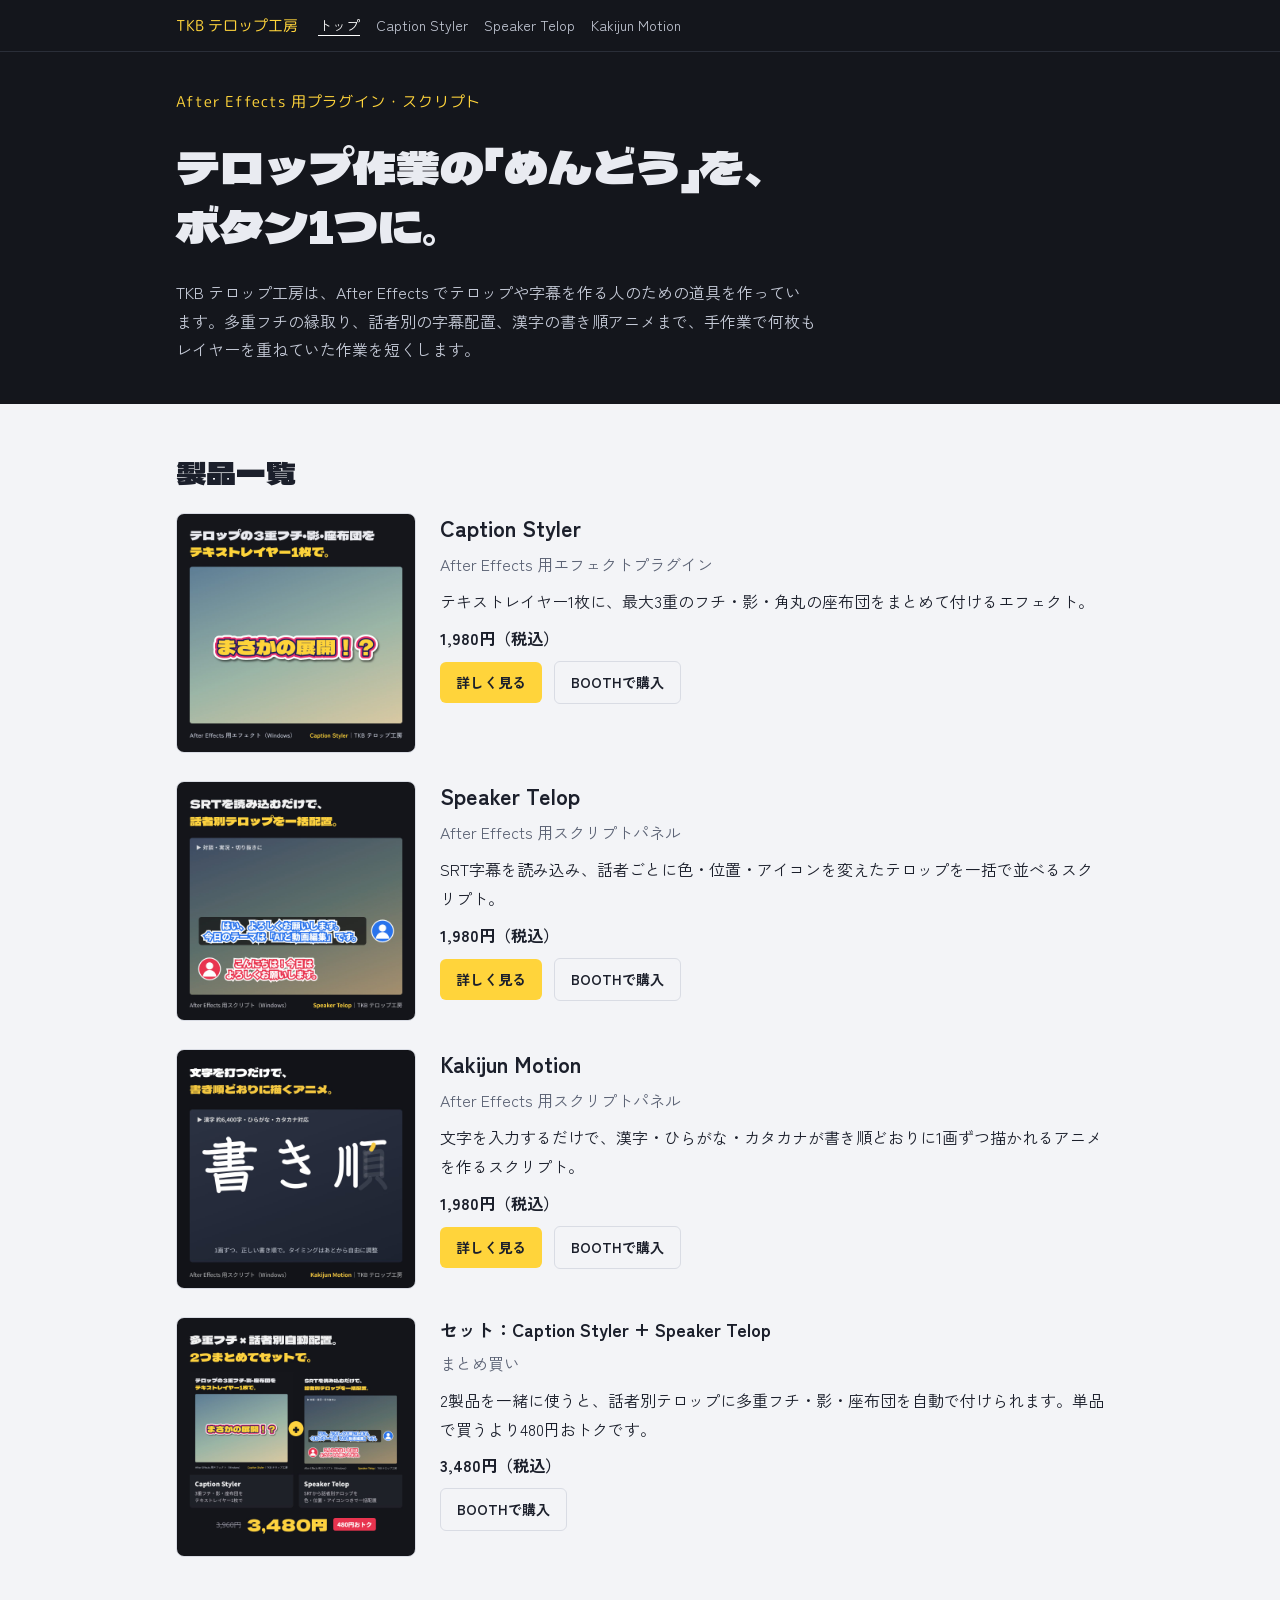
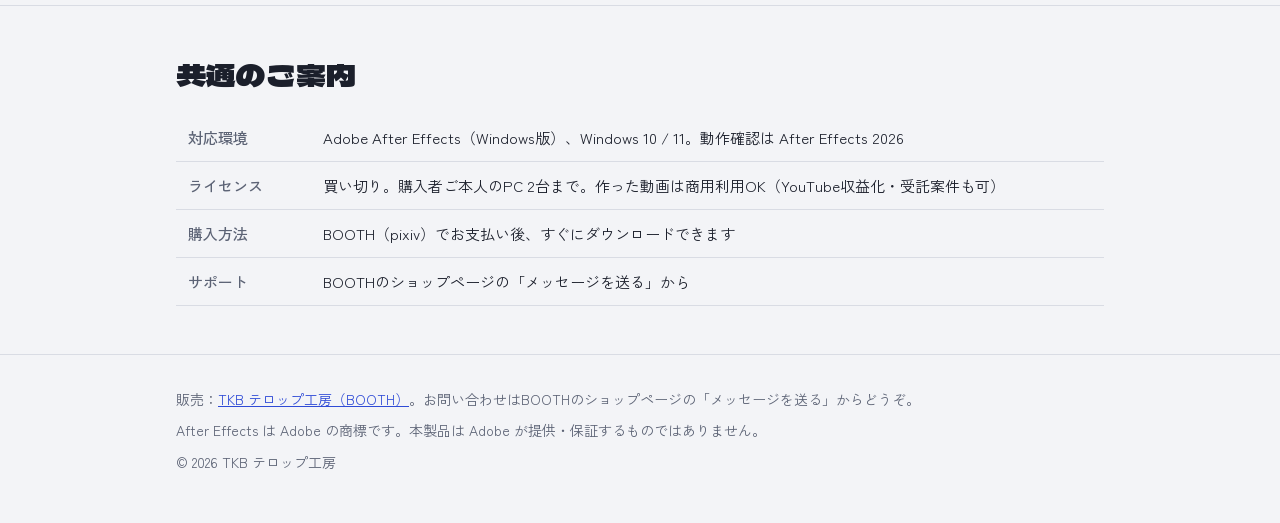
<file: index.html>
<!doctype html>
<html lang="ja">
<head>
<meta charset="utf-8">
<meta name="viewport" content="width=device-width, initial-scale=1, viewport-fit=cover">
<title>TKB テロップ工房｜After Effects テロップ・字幕・書き順アニメのプラグインとスクリプト</title>
<meta name="description" content="After Effects 用のテロップ制作ツールを販売しています。3重フチ・影・座布団を1枚で付ける Caption Styler、SRT字幕を話者別に一括配置する Speaker Telop、漢字の書き順アニメを自動で作る Kakijun Motion。Windows版。">
<meta name="keywords" content="After Effects,AE,テロップ,字幕,縁取り,書き順,プラグイン,スクリプト,YouTube,動画編集">
<link rel="canonical" href="https://tkobayashibewitch-bit.github.io/">
<meta property="og:type" content="website">
<meta property="og:site_name" content="TKB テロップ工房">
<meta property="og:title" content="TKB テロップ工房｜After Effects テロップ・字幕・書き順アニメのプラグインとスクリプト">
<meta property="og:description" content="After Effects 用のテロップ制作ツールを販売しています。3重フチ・影・座布団を1枚で付ける Caption Styler、SRT字幕を話者別に一括配置する Speaker Telop、漢字の書き順アニメを自動で作る Kakijun Motion。Windows版。">
<meta property="og:url" content="https://tkobayashibewitch-bit.github.io/">
<meta property="og:image" content="https://tkobayashibewitch-bit.github.io/assets/ogp.png">
<meta property="og:locale" content="ja_JP">
<meta name="twitter:card" content="summary_large_image">
<link rel="preconnect" href="https://fonts.googleapis.com">
<link rel="preconnect" href="https://fonts.gstatic.com" crossorigin>
<link rel="stylesheet" href="https://fonts.googleapis.com/css2?family=Dela+Gothic+One&family=Zen+Kaku+Gothic+New:wght@400;500;700&family=M+PLUS+Rounded+1c:wght@800&display=swap">
<link rel="stylesheet" href="/assets/style.css">
<link rel="icon" href="/assets/favicon.svg" type="image/svg+xml">
<script type="application/ld+json">
{
 "@context": "https://schema.org",
 "@type": "WebSite",
 "name": "TKB テロップ工房",
 "url": "https://tkobayashibewitch-bit.github.io/",
 "inLanguage": "ja"
}
</script>
<script type="application/ld+json">
{
 "@context": "https://schema.org",
 "@type": "Organization",
 "name": "TKB テロップ工房",
 "url": "https://tkobayashibewitch-bit.github.io/",
 "sameAs": [
  "https://tkbtelop.booth.pm/"
 ]
}
</script>
<script type="application/ld+json">
{
 "@context": "https://schema.org",
 "@type": "ItemList",
 "itemListElement": [
  {
   "@type": "ListItem",
   "position": 1,
   "url": "https://tkobayashibewitch-bit.github.io/caption-styler/",
   "name": "Caption Styler"
  },
  {
   "@type": "ListItem",
   "position": 2,
   "url": "https://tkobayashibewitch-bit.github.io/speaker-telop/",
   "name": "Speaker Telop"
  },
  {
   "@type": "ListItem",
   "position": 3,
   "url": "https://tkobayashibewitch-bit.github.io/kakijun-motion/",
   "name": "Kakijun Motion"
  }
 ]
}
</script>
</head>
<body>
<nav class="topnav"><div class="wrap"><a class="logo" href="/">TKB テロップ工房</a><div class="links"><a href="/" aria-current="page">トップ</a><a href="/caption-styler/">Caption Styler</a><a href="/speaker-telop/">Speaker Telop</a><a href="/kakijun-motion/">Kakijun Motion</a></div></div></nav>
<header class="hero"><div class="wrap">
<p class="brand">After Effects 用プラグイン・スクリプト</p>
<h1>テロップ作業の「めんどう」を、<br>ボタン1つに。</h1>
<p class="lead">TKB テロップ工房は、After Effects でテロップや字幕を作る人のための道具を作っています。多重フチの縁取り、話者別の字幕配置、漢字の書き順アニメまで、手作業で何枚もレイヤーを重ねていた作業を短くします。</p>
</div></header>
<main><section><div class="wrap"><h2>製品一覧</h2><div class="plist"><article class="pitem"><a href="/caption-styler/"><img src="/caption-styler/img/01.jpg" alt="Caption Styler の見本" width="1200" height="1200" loading="lazy"></a><div><h3><a href="/caption-styler/">Caption Styler</a></h3><p class="muted">After Effects 用エフェクトプラグイン</p><p>テキストレイヤー1枚に、最大3重のフチ・影・角丸の座布団をまとめて付けるエフェクト。</p><p class="price">1,980円（税込）</p><div class="cta-row"><a class="btn small" href="/caption-styler/">詳しく見る</a><a class="btn small alt" href="https://tkbtelop.booth.pm/items/9182394" rel="noopener">BOOTHで購入</a></div></div></article><article class="pitem"><a href="/speaker-telop/"><img src="/speaker-telop/img/01.jpg" alt="Speaker Telop の見本" width="1200" height="1200" loading="lazy"></a><div><h3><a href="/speaker-telop/">Speaker Telop</a></h3><p class="muted">After Effects 用スクリプトパネル</p><p>SRT字幕を読み込み、話者ごとに色・位置・アイコンを変えたテロップを一括で並べるスクリプト。</p><p class="price">1,980円（税込）</p><div class="cta-row"><a class="btn small" href="/speaker-telop/">詳しく見る</a><a class="btn small alt" href="https://tkbtelop.booth.pm/items/9182695" rel="noopener">BOOTHで購入</a></div></div></article><article class="pitem"><a href="/kakijun-motion/"><img src="/kakijun-motion/img/01.jpg" alt="Kakijun Motion の見本" width="1200" height="1200" loading="lazy"></a><div><h3><a href="/kakijun-motion/">Kakijun Motion</a></h3><p class="muted">After Effects 用スクリプトパネル</p><p>文字を入力するだけで、漢字・ひらがな・カタカナが書き順どおりに1画ずつ描かれるアニメを作るスクリプト。</p><p class="price">1,980円（税込）</p><div class="cta-row"><a class="btn small" href="/kakijun-motion/">詳しく見る</a><a class="btn small alt" href="https://tkbtelop.booth.pm/items/9183069" rel="noopener">BOOTHで購入</a></div></div></article><article class="pitem"><a href="https://tkbtelop.booth.pm/items/9182700" rel="noopener"><img src="/assets/set.jpg" alt="Caption Styler と Speaker Telop のセット" loading="lazy"></a><div><h3>セット：Caption Styler + Speaker Telop</h3><p class="muted">まとめ買い</p><p>2製品を一緒に使うと、話者別テロップに多重フチ・影・座布団を自動で付けられます。単品で買うより480円おトクです。</p><p class="price">3,480円（税込）</p><div class="cta-row"><a class="btn small alt" href="https://tkbtelop.booth.pm/items/9182700" rel="noopener">BOOTHで購入</a></div></div></article></div></div></section>
<section><div class="wrap"><h2>共通のご案内</h2><div class="tbl"><table>
<tr><th>対応環境</th><td>Adobe After Effects（Windows版）、Windows 10 / 11。動作確認は After Effects 2026</td></tr>
<tr><th>ライセンス</th><td>買い切り。購入者ご本人のPC 2台まで。作った動画は商用利用OK（YouTube収益化・受託案件も可）</td></tr>
<tr><th>購入方法</th><td>BOOTH（pixiv）でお支払い後、すぐにダウンロードできます</td></tr>
<tr><th>サポート</th><td>BOOTHのショップページの「メッセージを送る」から</td></tr>
</table></div></div></section></main>
<footer><div class="wrap">
<p>販売：<a href="https://tkbtelop.booth.pm/" rel="noopener">TKB テロップ工房（BOOTH）</a>。お問い合わせはBOOTHのショップページの「メッセージを送る」からどうぞ。</p>
<p>After Effects は Adobe の商標です。本製品は Adobe が提供・保証するものではありません。</p>
<p>© 2026 TKB テロップ工房</p>
</div></footer>
</body>
</html>
</file>
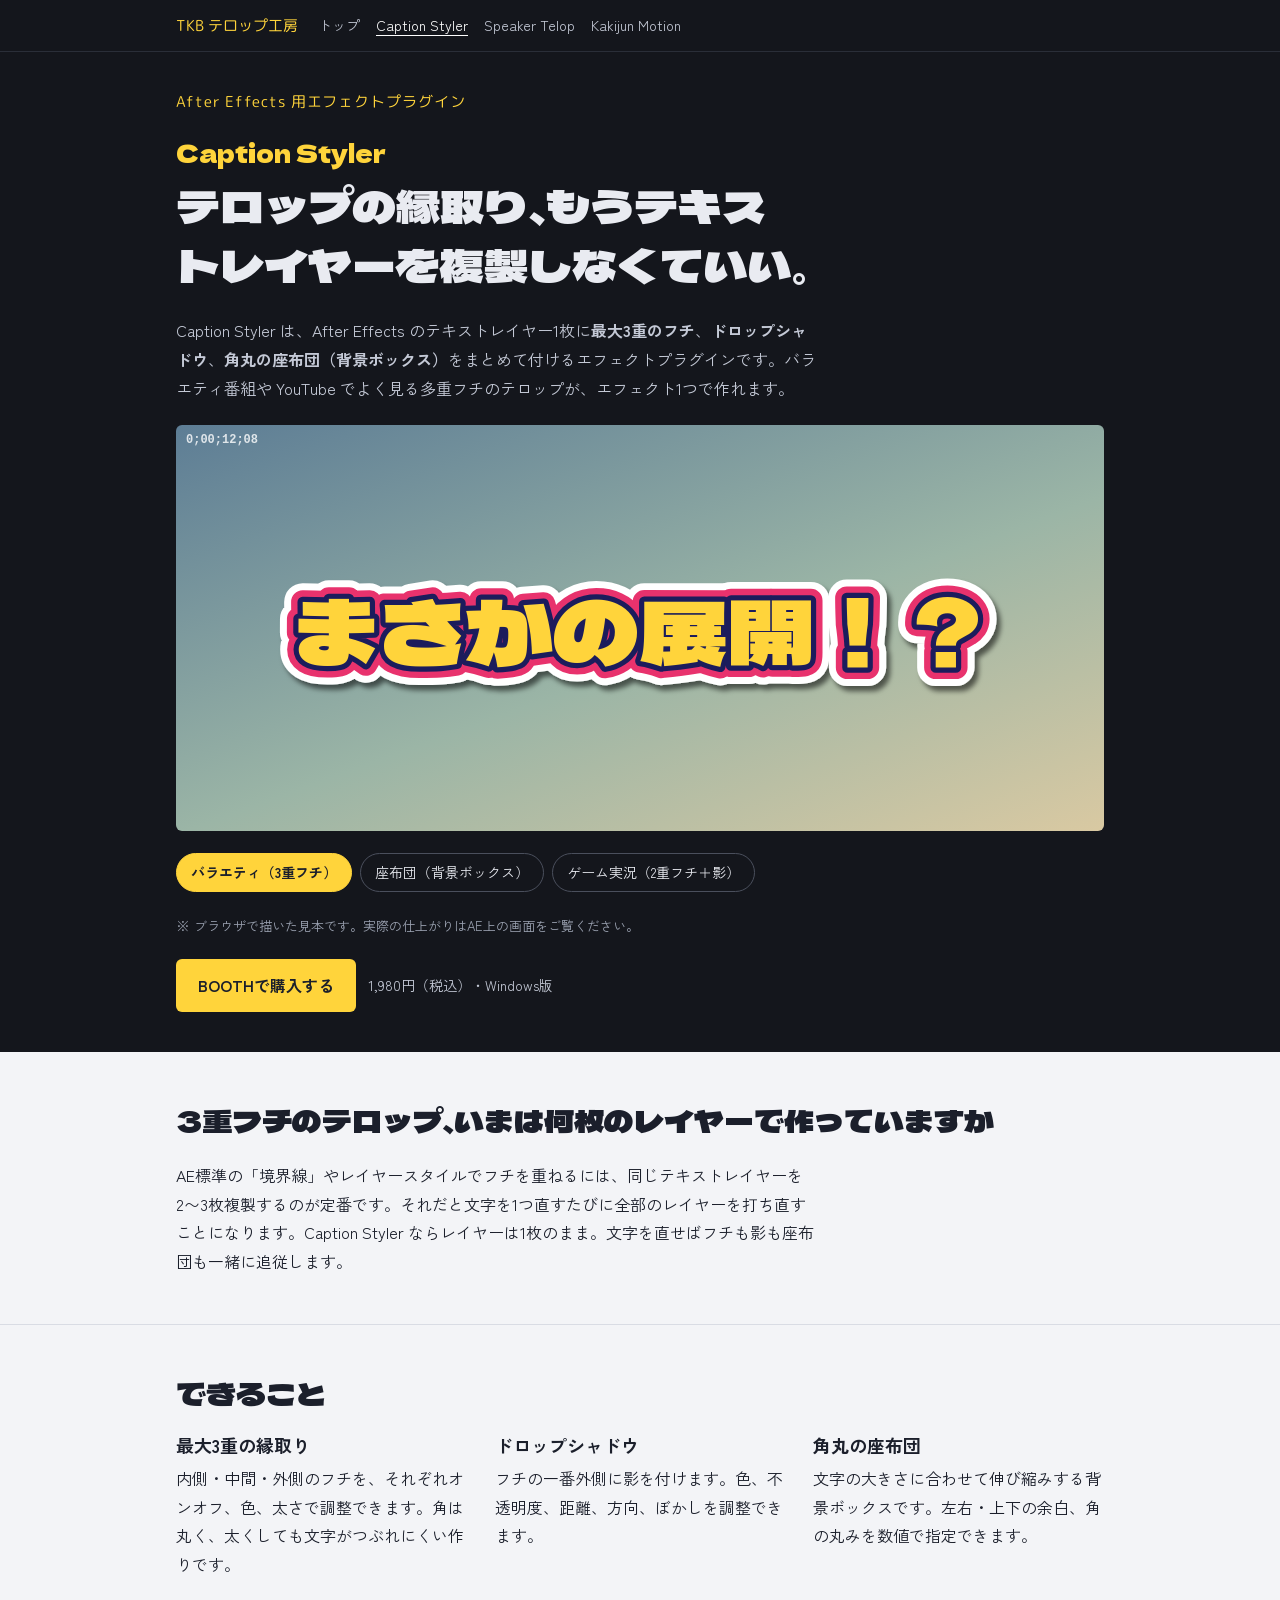
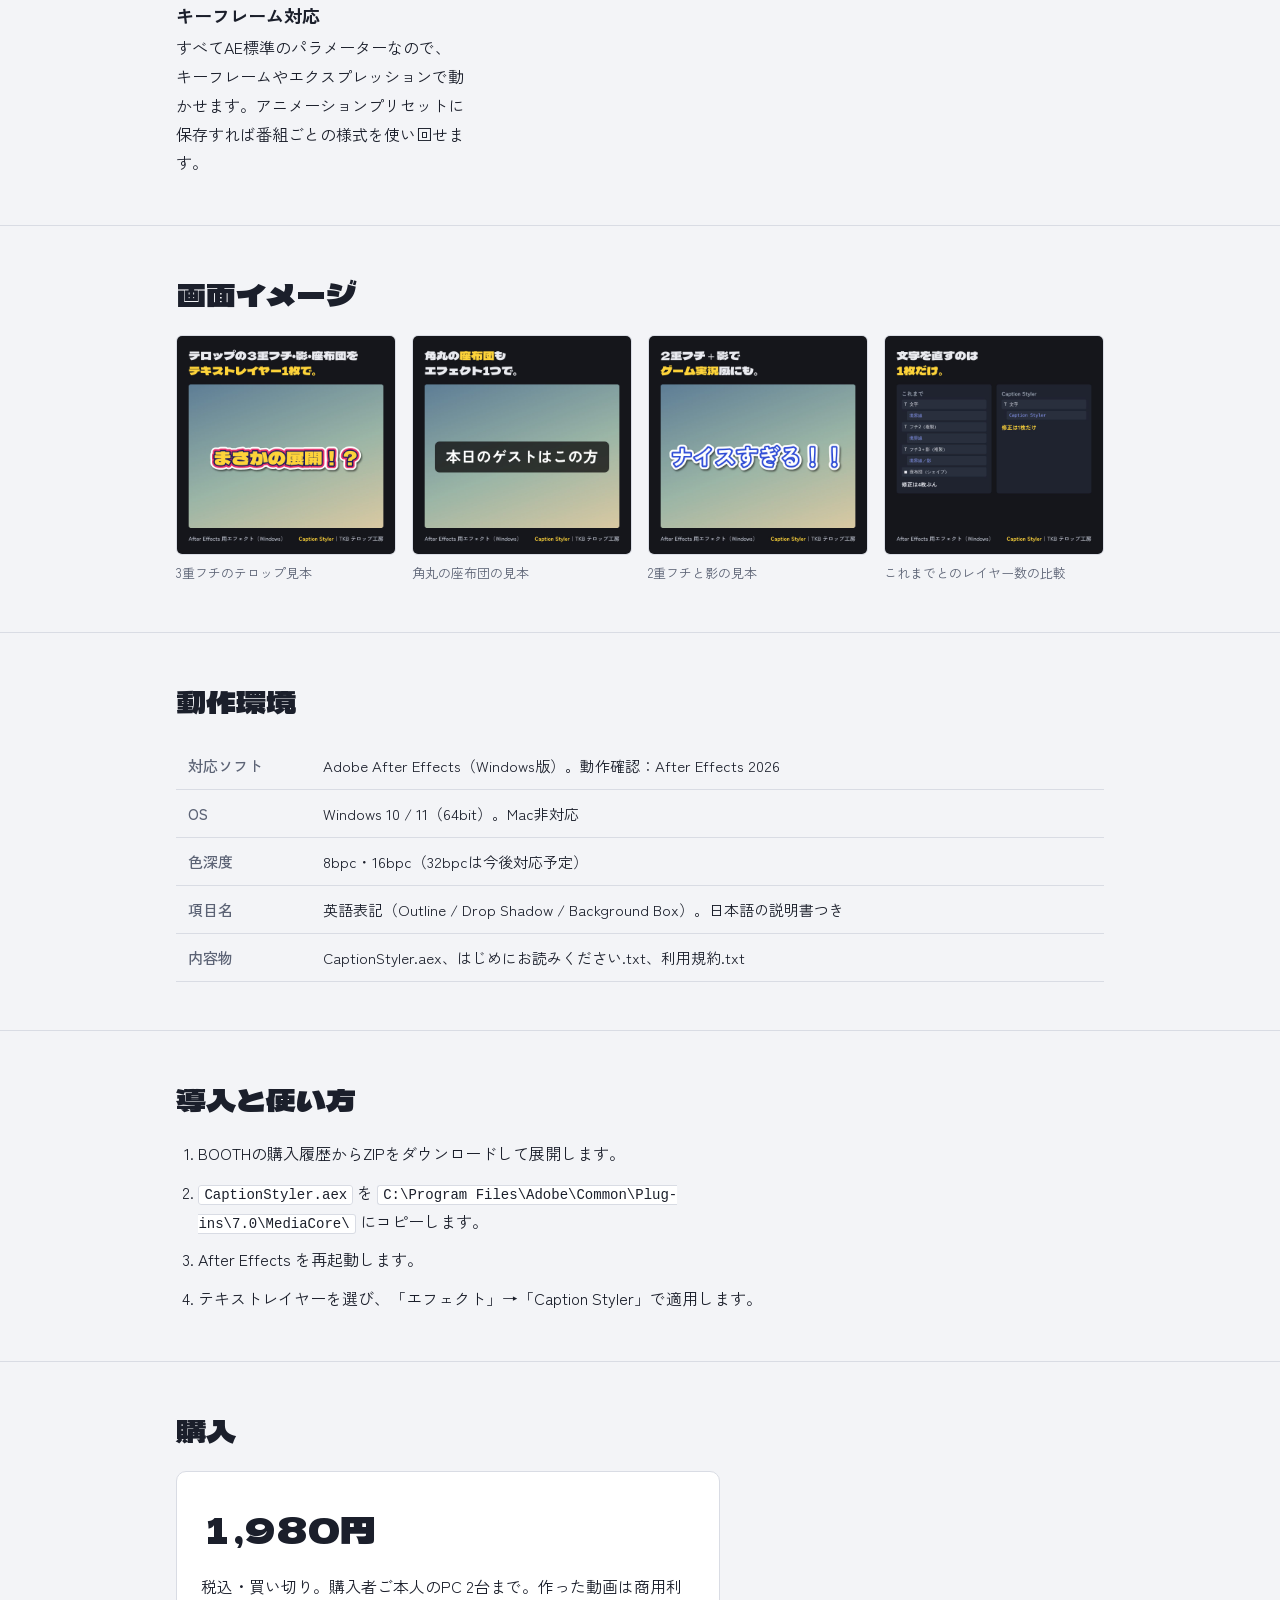
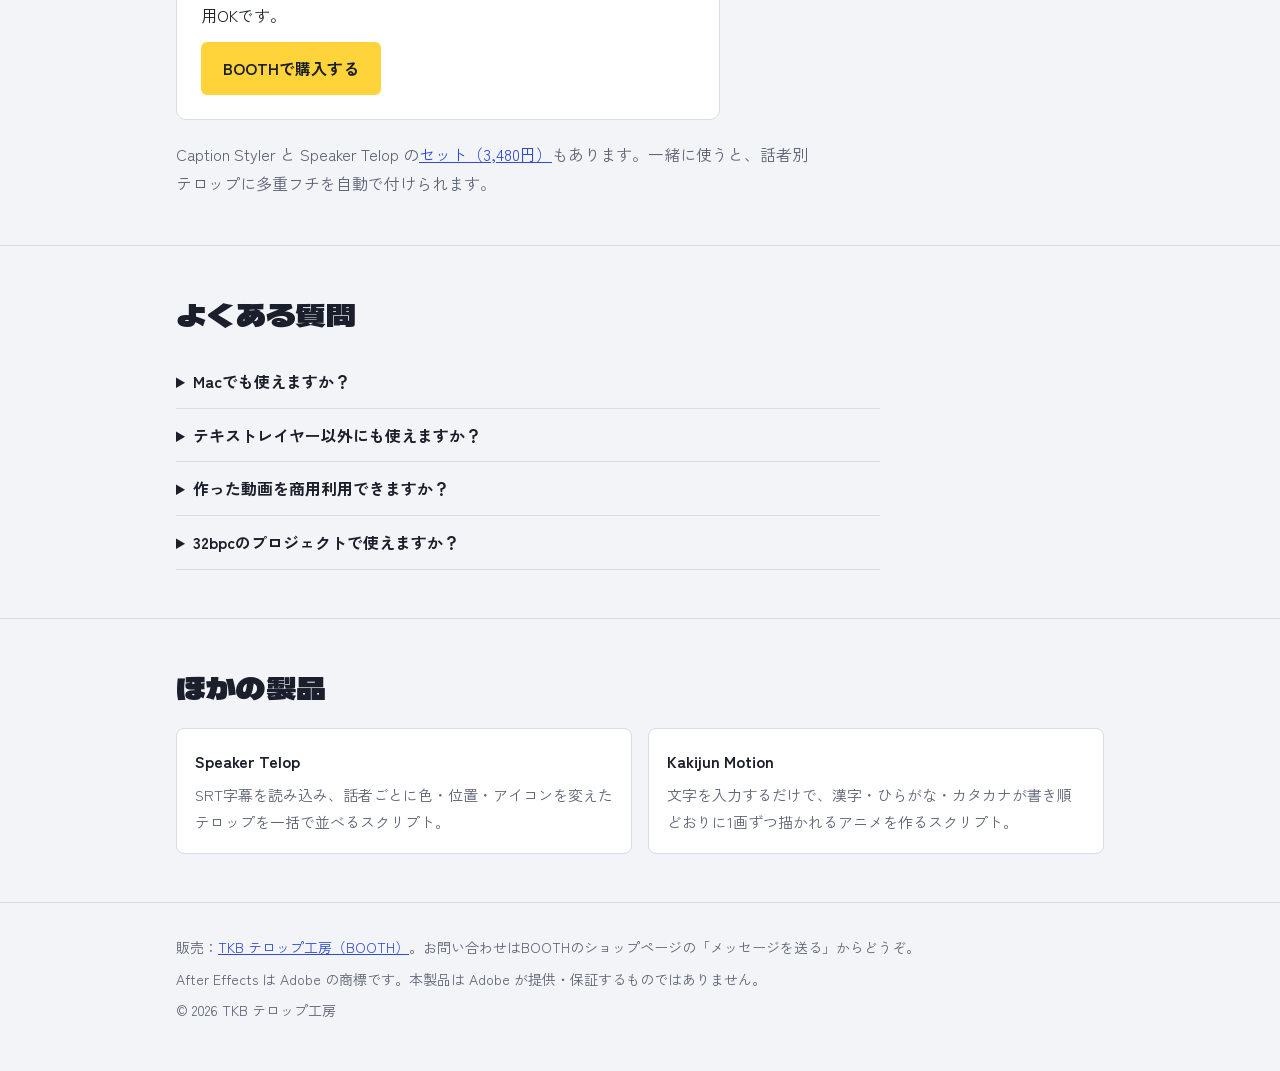
<file: caption-styler/index.html>
<!doctype html>
<html lang="ja">
<head>
<meta charset="utf-8">
<meta name="viewport" content="width=device-width, initial-scale=1, viewport-fit=cover">
<title>Caption Styler｜After Effects テロップ縁取りプラグイン（3重フチ・影・座布団）</title>
<meta name="description" content="After Effectsのテキストレイヤー1枚に、最大3重の縁取り・ドロップシャドウ・角丸の座布団（背景ボックス）をまとめて付けるエフェクトプラグイン。バラエティやYouTube風のテロップを複製レイヤーなしで作れます。Windows版、1,980円。">
<meta name="keywords" content="After Effects,AE,テロップ,縁取り,フチ,二重縁,三重縁,座布団,プラグイン,YouTube,バラエティ">
<link rel="canonical" href="https://tkobayashibewitch-bit.github.io/caption-styler/">
<meta property="og:type" content="website">
<meta property="og:site_name" content="TKB テロップ工房">
<meta property="og:title" content="Caption Styler｜After Effects テロップ縁取りプラグイン（3重フチ・影・座布団）">
<meta property="og:description" content="After Effectsのテキストレイヤー1枚に、最大3重の縁取り・ドロップシャドウ・角丸の座布団（背景ボックス）をまとめて付けるエフェクトプラグイン。バラエティやYouTube風のテロップを複製レイヤーなしで作れます。Windows版、1,980円。">
<meta property="og:url" content="https://tkobayashibewitch-bit.github.io/caption-styler/">
<meta property="og:image" content="https://tkobayashibewitch-bit.github.io/caption-styler/img/01.jpg">
<meta property="og:locale" content="ja_JP">
<meta name="twitter:card" content="summary_large_image">
<link rel="preconnect" href="https://fonts.googleapis.com">
<link rel="preconnect" href="https://fonts.gstatic.com" crossorigin>
<link rel="stylesheet" href="https://fonts.googleapis.com/css2?family=Dela+Gothic+One&family=Zen+Kaku+Gothic+New:wght@400;500;700&family=M+PLUS+Rounded+1c:wght@800&display=swap">
<link rel="stylesheet" href="/assets/style.css">
<link rel="icon" href="/assets/favicon.svg" type="image/svg+xml">
<script type="application/ld+json">
{
 "@context": "https://schema.org",
 "@type": "SoftwareApplication",
 "name": "Caption Styler",
 "applicationCategory": "MultimediaApplication",
 "operatingSystem": "Windows 10, Windows 11",
 "description": "After Effectsのテキストレイヤー1枚に、最大3重の縁取り・ドロップシャドウ・角丸の座布団（背景ボックス）をまとめて付けるエフェクトプラグイン。バラエティやYouTube風のテロップを複製レイヤーなしで作れます。Windows版、1,980円。",
 "image": [
  "https://tkobayashibewitch-bit.github.io/caption-styler/img/01.jpg",
  "https://tkobayashibewitch-bit.github.io/caption-styler/img/02.jpg",
  "https://tkobayashibewitch-bit.github.io/caption-styler/img/03.jpg",
  "https://tkobayashibewitch-bit.github.io/caption-styler/img/04.jpg"
 ],
 "url": "https://tkobayashibewitch-bit.github.io/caption-styler/",
 "softwareVersion": "1.0",
 "publisher": {
  "@type": "Organization",
  "name": "TKB テロップ工房",
  "url": "https://tkobayashibewitch-bit.github.io/"
 },
 "offers": {
  "@type": "Offer",
  "price": "1980",
  "priceCurrency": "JPY",
  "availability": "https://schema.org/InStock",
  "url": "https://tkbtelop.booth.pm/items/9182394"
 }
}
</script>
<script type="application/ld+json">
{
 "@context": "https://schema.org",
 "@type": "BreadcrumbList",
 "itemListElement": [
  {
   "@type": "ListItem",
   "position": 1,
   "name": "TKB テロップ工房",
   "item": "https://tkobayashibewitch-bit.github.io/"
  },
  {
   "@type": "ListItem",
   "position": 2,
   "name": "Caption Styler",
   "item": "https://tkobayashibewitch-bit.github.io/caption-styler/"
  }
 ]
}
</script>
<script type="application/ld+json">
{
 "@context": "https://schema.org",
 "@type": "FAQPage",
 "mainEntity": [
  {
   "@type": "Question",
   "name": "Macでも使えますか？",
   "acceptedAnswer": {
    "@type": "Answer",
    "text": "現在はWindows版のみです。"
   }
  },
  {
   "@type": "Question",
   "name": "テキストレイヤー以外にも使えますか？",
   "acceptedAnswer": {
    "@type": "Answer",
    "text": "シェイプやロゴなど、透明部分のあるレイヤーにもフチ・影・座布団を付けられます。"
   }
  },
  {
   "@type": "Question",
   "name": "作った動画を商用利用できますか？",
   "acceptedAnswer": {
    "@type": "Answer",
    "text": "はい。YouTubeの収益化動画や受託案件の納品物にも追加料金なしで使えます。"
   }
  },
  {
   "@type": "Question",
   "name": "32bpcのプロジェクトで使えますか？",
   "acceptedAnswer": {
    "@type": "Answer",
    "text": "現在は8bpcと16bpcに対応しています。32bpcは今後のアップデートで対応予定です。"
   }
  }
 ]
}
</script>
<script type="application/ld+json">
{
 "@context": "https://schema.org",
 "@type": "Organization",
 "name": "TKB テロップ工房",
 "url": "https://tkobayashibewitch-bit.github.io/",
 "sameAs": [
  "https://tkbtelop.booth.pm/"
 ]
}
</script>
</head>
<body>
<nav class="topnav"><div class="wrap"><a class="logo" href="/">TKB テロップ工房</a><div class="links"><a href="/">トップ</a><a href="/caption-styler/" aria-current="page">Caption Styler</a><a href="/speaker-telop/">Speaker Telop</a><a href="/kakijun-motion/">Kakijun Motion</a></div></div></nav>
<header class="hero"><div class="wrap">
<p class="brand">After Effects 用エフェクトプラグイン</p>
<h1><span class="pname">Caption Styler</span>テロップの縁取り、もうテキストレイヤーを複製しなくていい。</h1>
<p class="lead">Caption Styler は、After Effects のテキストレイヤー1枚に<strong>最大3重のフチ</strong>、<strong>ドロップシャドウ</strong>、<strong>角丸の座布団（背景ボックス）</strong>をまとめて付けるエフェクトプラグインです。バラエティ番組や YouTube でよく見る多重フチのテロップが、エフェクト1つで作れます。</p>
    <div class="screen" role="img" aria-label="3重の縁取りを付けたテロップの見本">
      <span class="tc">0;00;12;08</span>
      <svg viewBox="0 0 1600 700" preserveAspectRatio="xMidYMid meet" aria-hidden="true">
        <defs>
          <filter id="sh" x="-10%" y="-30%" width="120%" height="160%">
            <feDropShadow dx="7" dy="9" stdDeviation="5" flood-color="#000" flood-opacity=".55"/>
          </filter>
        </defs>
        <g id="box" opacity="0"><rect x="160" y="265" width="1280" height="220" rx="28" fill="#111" fill-opacity=".78"/></g>
        <g id="cap" filter="url(#sh)" font-family="Dela Gothic One, sans-serif" font-size="150" text-anchor="middle" stroke-linejoin="round" stroke-linecap="round">
          <text id="s3" x="800" y="415" fill="none" stroke="#ffffff" stroke-width="64">まさかの展開！？</text>
          <text id="s2" x="800" y="415" fill="none" stroke="#e8336d" stroke-width="40">まさかの展開！？</text>
          <text id="s1" x="800" y="415" fill="none" stroke="#1b1f5c" stroke-width="18">まさかの展開！？</text>
          <text id="fill" x="800" y="415" fill="#ffd43b">まさかの展開！？</text>
        </g>
      </svg>
    </div>
    <div class="presets" role="group" aria-label="見本の切り替え">
      <button type="button" id="p-variety" aria-pressed="true">バラエティ（3重フチ）</button>
      <button type="button" id="p-news" aria-pressed="false">座布団（背景ボックス）</button>
      <button type="button" id="p-game" aria-pressed="false">ゲーム実況（2重フチ＋影）</button>
    </div>
    <p class="muted" style="color:#9aa1b0;font-size:13px">※ ブラウザで描いた見本です。実際の仕上がりはAE上の画面をご覧ください。</p>

<div class="cta-row"><a class="btn" href="https://tkbtelop.booth.pm/items/9182394" rel="noopener">BOOTHで購入する</a><span class="price-tag">1,980円（税込）・Windows版</span></div>
</div></header>
<main>
<section><div class="wrap"><h2>3重フチのテロップ、いまは何枚のレイヤーで作っていますか</h2><p class="text">AE標準の「境界線」やレイヤースタイルでフチを重ねるには、同じテキストレイヤーを2〜3枚複製するのが定番です。それだと文字を1つ直すたびに全部のレイヤーを打ち直すことになります。Caption Styler ならレイヤーは1枚のまま。文字を直せばフチも影も座布団も一緒に追従します。</p></div></section>
<section><div class="wrap"><h2>できること</h2><div class="feat"><div><h3>最大3重の縁取り</h3><p>内側・中間・外側のフチを、それぞれオンオフ、色、太さで調整できます。角は丸く、太くしても文字がつぶれにくい作りです。</p></div><div><h3>ドロップシャドウ</h3><p>フチの一番外側に影を付けます。色、不透明度、距離、方向、ぼかしを調整できます。</p></div><div><h3>角丸の座布団</h3><p>文字の大きさに合わせて伸び縮みする背景ボックスです。左右・上下の余白、角の丸みを数値で指定できます。</p></div><div><h3>キーフレーム対応</h3><p>すべてAE標準のパラメーターなので、キーフレームやエクスプレッションで動かせます。アニメーションプリセットに保存すれば番組ごとの様式を使い回せます。</p></div></div></div></section>
<section><div class="wrap"><h2>画面イメージ</h2><div class="gallery"><figure><img src="/caption-styler/img/01.jpg" alt="3重フチのテロップ見本" width="1200" height="1200" loading="lazy"><figcaption>3重フチのテロップ見本</figcaption></figure><figure><img src="/caption-styler/img/02.jpg" alt="角丸の座布団の見本" width="1200" height="1200" loading="lazy"><figcaption>角丸の座布団の見本</figcaption></figure><figure><img src="/caption-styler/img/03.jpg" alt="2重フチと影の見本" width="1200" height="1200" loading="lazy"><figcaption>2重フチと影の見本</figcaption></figure><figure><img src="/caption-styler/img/04.jpg" alt="これまでとのレイヤー数の比較" width="1200" height="1200" loading="lazy"><figcaption>これまでとのレイヤー数の比較</figcaption></figure></div></div></section>
<section><div class="wrap"><h2>動作環境</h2><div class="tbl"><table><tr><th>対応ソフト</th><td>Adobe After Effects（Windows版）。動作確認：After Effects 2026</td></tr><tr><th>OS</th><td>Windows 10 / 11（64bit）。Mac非対応</td></tr><tr><th>色深度</th><td>8bpc・16bpc（32bpcは今後対応予定）</td></tr><tr><th>項目名</th><td>英語表記（Outline / Drop Shadow / Background Box）。日本語の説明書つき</td></tr><tr><th>内容物</th><td>CaptionStyler.aex、はじめにお読みください.txt、利用規約.txt</td></tr></table></div></div></section>
<section><div class="wrap"><h2>導入と使い方</h2><ol class="steps"><li>BOOTHの購入履歴からZIPをダウンロードして展開します。</li><li><code>CaptionStyler.aex</code> を <code>C:\Program Files\Adobe\Common\Plug-ins\7.0\MediaCore\</code> にコピーします。</li><li>After Effects を再起動します。</li><li>テキストレイヤーを選び、「エフェクト」→「Caption Styler」で適用します。</li></ol></div></section>
<section><div class="wrap"><h2>購入</h2><div class="buy"><span class="yen">1,980円</span><p>税込・買い切り。購入者ご本人のPC 2台まで。作った動画は商用利用OKです。</p><a class="btn" href="https://tkbtelop.booth.pm/items/9182394" rel="noopener">BOOTHで購入する</a></div><p class="setnote">Caption Styler と Speaker Telop の<a href="https://tkbtelop.booth.pm/items/9182700" rel="noopener">セット（3,480円）</a>もあります。一緒に使うと、話者別テロップに多重フチを自動で付けられます。</p></div></section>
<section><div class="wrap"><h2>よくある質問</h2><div><details><summary>Macでも使えますか？</summary><p>現在はWindows版のみです。</p></details><details><summary>テキストレイヤー以外にも使えますか？</summary><p>シェイプやロゴなど、透明部分のあるレイヤーにもフチ・影・座布団を付けられます。</p></details><details><summary>作った動画を商用利用できますか？</summary><p>はい。YouTubeの収益化動画や受託案件の納品物にも追加料金なしで使えます。</p></details><details><summary>32bpcのプロジェクトで使えますか？</summary><p>現在は8bpcと16bpcに対応しています。32bpcは今後のアップデートで対応予定です。</p></details></div></div></section>
<section><div class="wrap"><h2>ほかの製品</h2><div class="cards"><a class="card" href="/speaker-telop/"><strong>Speaker Telop</strong><span>SRT字幕を読み込み、話者ごとに色・位置・アイコンを変えたテロップを一括で並べるスクリプト。</span></a><a class="card" href="/kakijun-motion/"><strong>Kakijun Motion</strong><span>文字を入力するだけで、漢字・ひらがな・カタカナが書き順どおりに1画ずつ描かれるアニメを作るスクリプト。</span></a></div></div></section>
</main>
<footer><div class="wrap">
<p>販売：<a href="https://tkbtelop.booth.pm/" rel="noopener">TKB テロップ工房（BOOTH）</a>。お問い合わせはBOOTHのショップページの「メッセージを送る」からどうぞ。</p>
<p>After Effects は Adobe の商標です。本製品は Adobe が提供・保証するものではありません。</p>
<p>© 2026 TKB テロップ工房</p>
</div></footer>
<script>
(function(){
  var P = {
    "p-variety": {fill:"#ffd43b", s1:["#1b1f5c",18,1], s2:["#e8336d",40,1], s3:["#ffffff",64,1], box:0, shadow:1, font:"Dela Gothic One, sans-serif", text:"まさかの展開！？"},
    "p-news":    {fill:"#ffffff", s1:["#000000",0,0],  s2:["#000000",0,0],  s3:["#000000",0,0],  box:1, shadow:0, font:"Zen Kaku Gothic New, sans-serif", text:"本日のゲストはこの方"},
    "p-game":    {fill:"#ffffff", s1:["#2f4bd6",22,1], s2:["#ffffff",44,1], s3:["#000000",0,0],  box:0, shadow:1, font:"M PLUS Rounded 1c, sans-serif", text:"ナイスすぎる！！"}
  };
  var ids = ["s1","s2","s3","fill"];
  function apply(key){
    var p = P[key];
    ids.forEach(function(id){
      var t = document.getElementById(id);
      t.textContent = p.text;
      t.setAttribute("font-family", p.font);
      if(id === "fill"){ t.setAttribute("fill", p.fill); return; }
      t.setAttribute("stroke", p[id][0]);
      t.setAttribute("stroke-width", p[id][1]);
      t.setAttribute("opacity", p[id][2]);
    });
    var cap = document.getElementById("cap");
    cap.setAttribute("font-size", key === "p-news" ? 110 : 150);
    cap.setAttribute("font-weight", key === "p-news" ? 700 : 400);
    if(p.shadow) cap.setAttribute("filter","url(#sh)"); else cap.removeAttribute("filter");
    document.getElementById("box").setAttribute("opacity", p.box);
    document.querySelectorAll(".presets button").forEach(function(b){ b.setAttribute("aria-pressed", b.id === key ? "true" : "false"); });
  }
  document.querySelectorAll(".presets button").forEach(function(b){ b.addEventListener("click", function(){ apply(b.id); }); });
})();
</script>
</body>
</html>
</file>
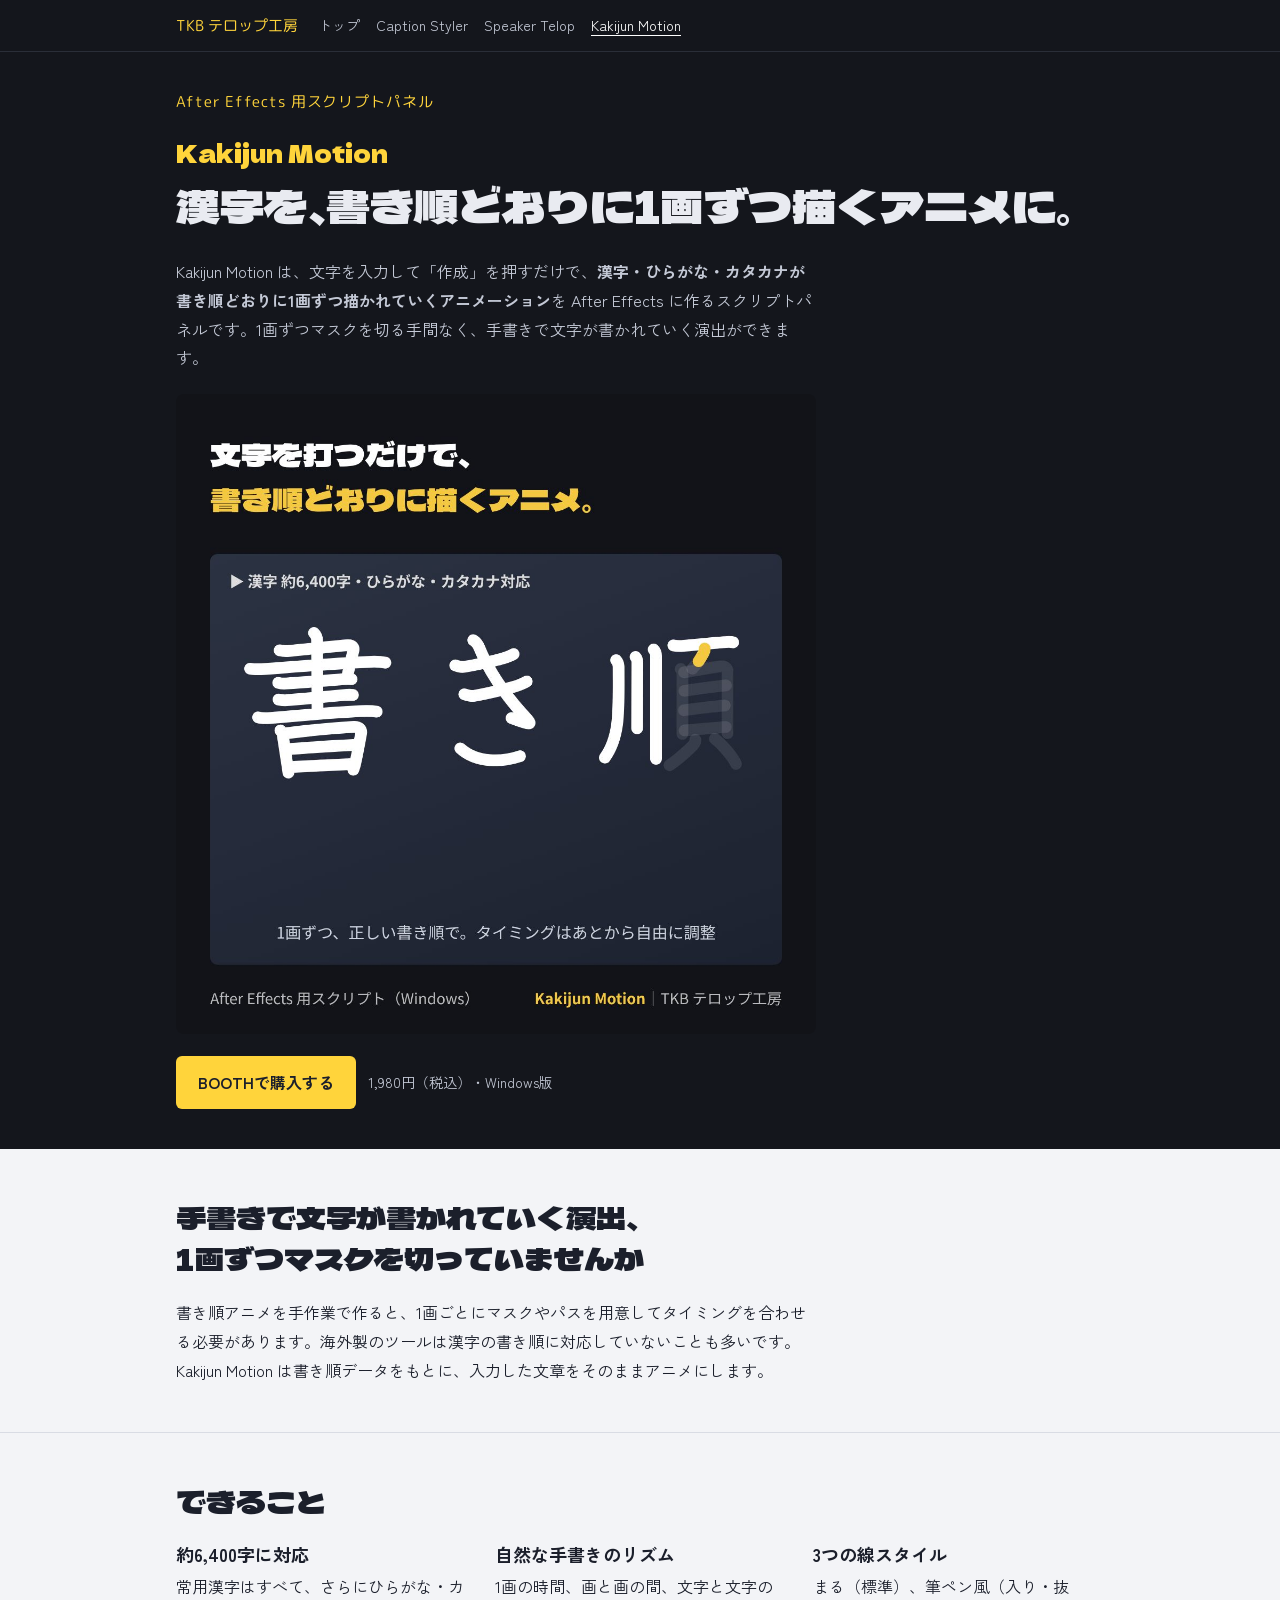
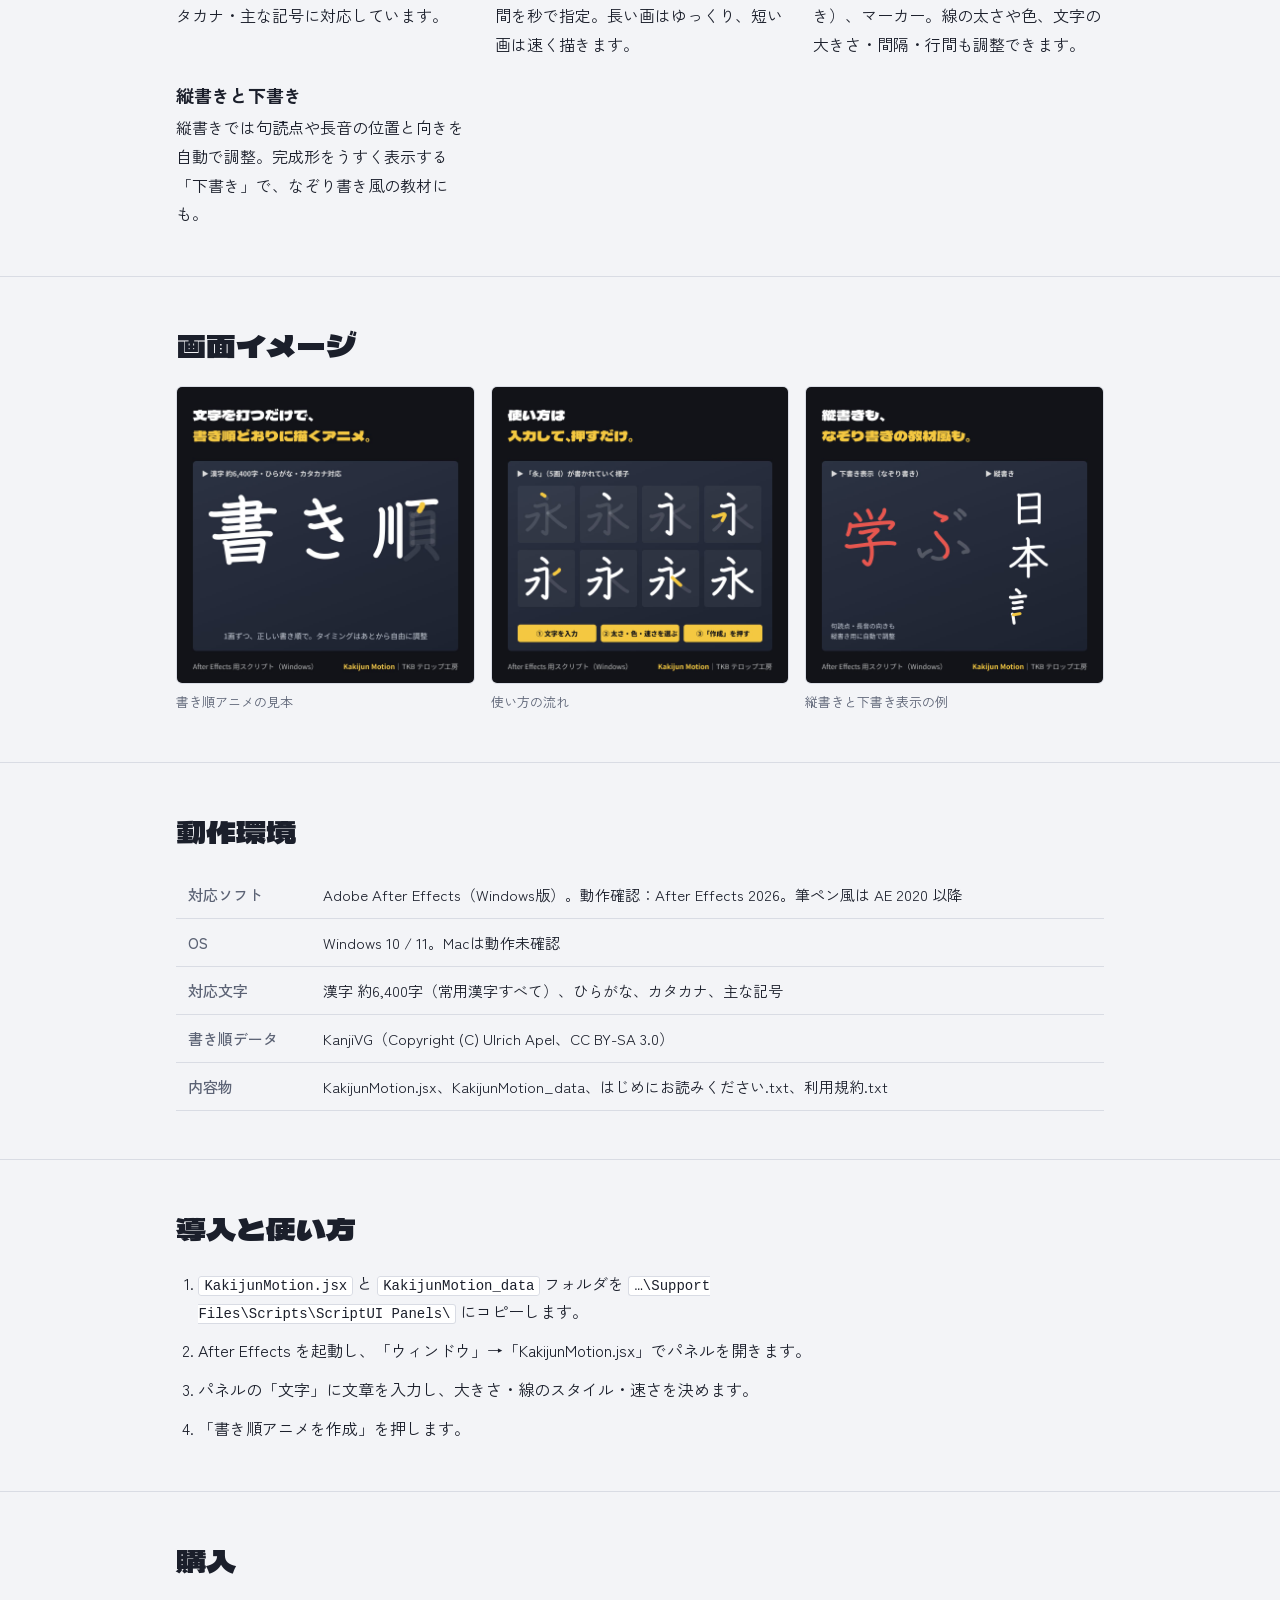
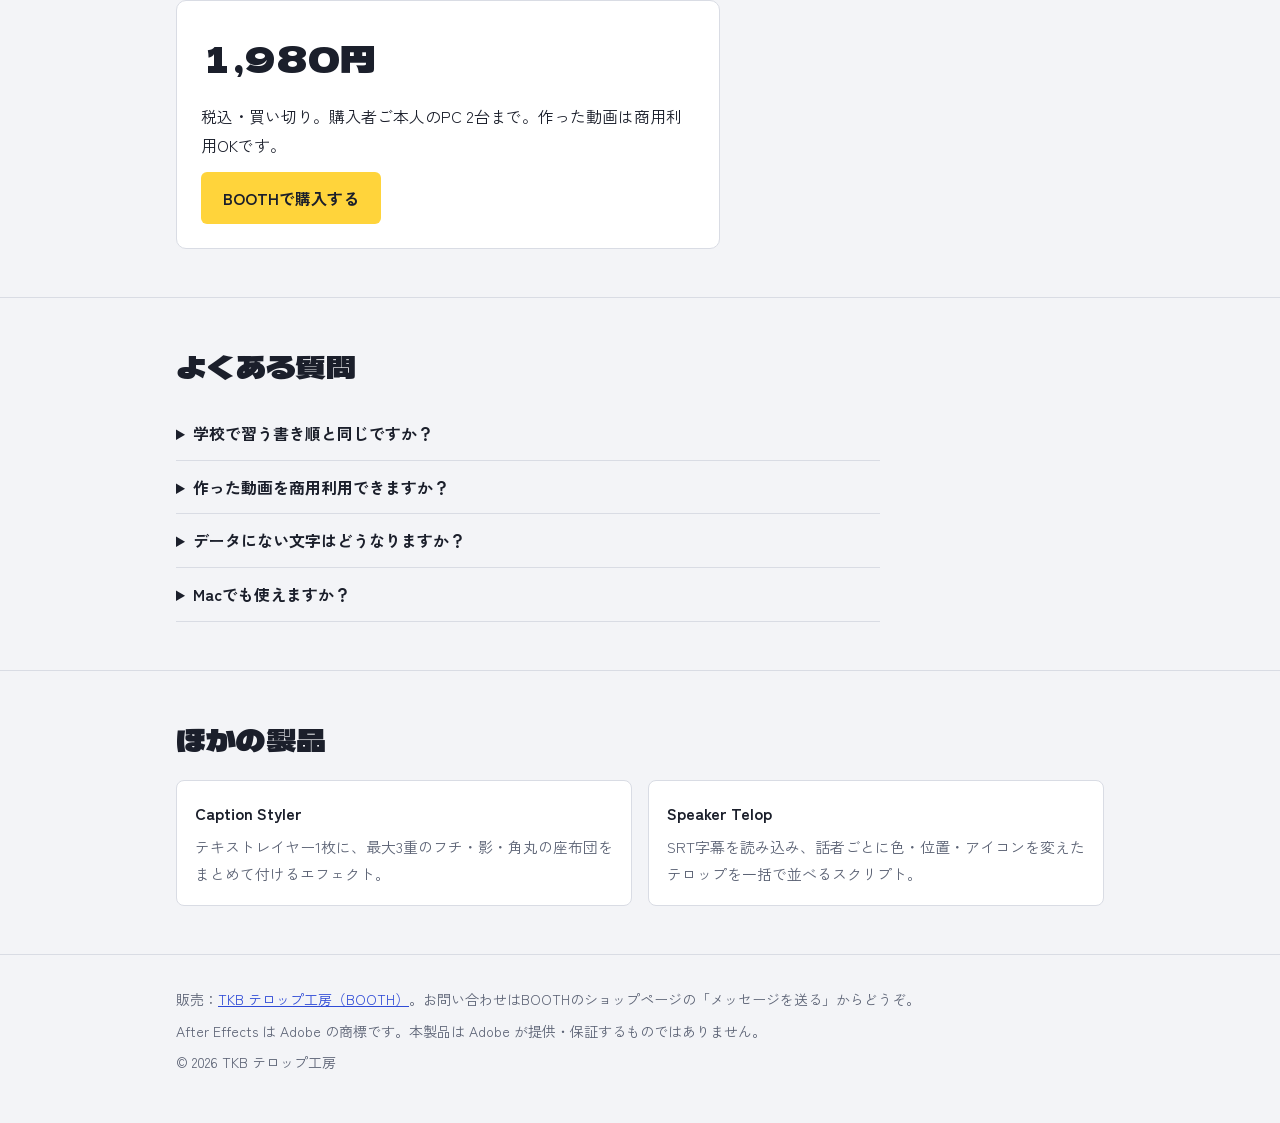
<file: kakijun-motion/index.html>
<!doctype html>
<html lang="ja">
<head>
<meta charset="utf-8">
<meta name="viewport" content="width=device-width, initial-scale=1, viewport-fit=cover">
<title>Kakijun Motion｜After Effects 書き順アニメーション自動生成スクリプト（漢字・ひらがな）</title>
<meta name="description" content="文字を入力して「作成」を押すだけで、漢字・ひらがな・カタカナが書き順どおりに1画ずつ描かれるアニメーションをAfter Effectsに作るスクリプト。常用漢字を含む約6,400字に対応。手書き風タイトルや漢字の教材動画に。Windows版、1,980円。">
<meta name="keywords" content="After Effects,AE,書き順,漢字,アニメーション,手書き風,タイトル,教材,スクリプト">
<link rel="canonical" href="https://tkobayashibewitch-bit.github.io/kakijun-motion/">
<meta property="og:type" content="website">
<meta property="og:site_name" content="TKB テロップ工房">
<meta property="og:title" content="Kakijun Motion｜After Effects 書き順アニメーション自動生成スクリプト（漢字・ひらがな）">
<meta property="og:description" content="文字を入力して「作成」を押すだけで、漢字・ひらがな・カタカナが書き順どおりに1画ずつ描かれるアニメーションをAfter Effectsに作るスクリプト。常用漢字を含む約6,400字に対応。手書き風タイトルや漢字の教材動画に。Windows版、1,980円。">
<meta property="og:url" content="https://tkobayashibewitch-bit.github.io/kakijun-motion/">
<meta property="og:image" content="https://tkobayashibewitch-bit.github.io/kakijun-motion/img/01.jpg">
<meta property="og:locale" content="ja_JP">
<meta name="twitter:card" content="summary_large_image">
<link rel="preconnect" href="https://fonts.googleapis.com">
<link rel="preconnect" href="https://fonts.gstatic.com" crossorigin>
<link rel="stylesheet" href="https://fonts.googleapis.com/css2?family=Dela+Gothic+One&family=Zen+Kaku+Gothic+New:wght@400;500;700&family=M+PLUS+Rounded+1c:wght@800&display=swap">
<link rel="stylesheet" href="/assets/style.css">
<link rel="icon" href="/assets/favicon.svg" type="image/svg+xml">
<script type="application/ld+json">
{
 "@context": "https://schema.org",
 "@type": "SoftwareApplication",
 "name": "Kakijun Motion",
 "applicationCategory": "MultimediaApplication",
 "operatingSystem": "Windows 10, Windows 11",
 "description": "文字を入力して「作成」を押すだけで、漢字・ひらがな・カタカナが書き順どおりに1画ずつ描かれるアニメーションをAfter Effectsに作るスクリプト。常用漢字を含む約6,400字に対応。手書き風タイトルや漢字の教材動画に。Windows版、1,980円。",
 "image": [
  "https://tkobayashibewitch-bit.github.io/kakijun-motion/img/01.jpg",
  "https://tkobayashibewitch-bit.github.io/kakijun-motion/img/02.jpg",
  "https://tkobayashibewitch-bit.github.io/kakijun-motion/img/03.jpg"
 ],
 "url": "https://tkobayashibewitch-bit.github.io/kakijun-motion/",
 "softwareVersion": "1.0",
 "publisher": {
  "@type": "Organization",
  "name": "TKB テロップ工房",
  "url": "https://tkobayashibewitch-bit.github.io/"
 },
 "offers": {
  "@type": "Offer",
  "price": "1980",
  "priceCurrency": "JPY",
  "availability": "https://schema.org/InStock",
  "url": "https://tkbtelop.booth.pm/items/9183069"
 }
}
</script>
<script type="application/ld+json">
{
 "@context": "https://schema.org",
 "@type": "BreadcrumbList",
 "itemListElement": [
  {
   "@type": "ListItem",
   "position": 1,
   "name": "TKB テロップ工房",
   "item": "https://tkobayashibewitch-bit.github.io/"
  },
  {
   "@type": "ListItem",
   "position": 2,
   "name": "Kakijun Motion",
   "item": "https://tkobayashibewitch-bit.github.io/kakijun-motion/"
  }
 ]
}
</script>
<script type="application/ld+json">
{
 "@context": "https://schema.org",
 "@type": "FAQPage",
 "mainEntity": [
  {
   "@type": "Question",
   "name": "学校で習う書き順と同じですか？",
   "acceptedAnswer": {
    "@type": "Answer",
    "text": "KanjiVG の書き順データを使っています。書き順には複数の説があり、学校で習う書き順と異なる文字がある場合があります。"
   }
  },
  {
   "@type": "Question",
   "name": "作った動画を商用利用できますか？",
   "acceptedAnswer": {
    "@type": "Answer",
    "text": "はい。YouTubeの収益化動画、受託案件、教材にも使えます。公開時は「書き順データ：KanjiVG（CC BY-SA 3.0）」の表記をおすすめします。"
   }
  },
  {
   "@type": "Question",
   "name": "データにない文字はどうなりますか？",
   "acceptedAnswer": {
    "@type": "Answer",
    "text": "「」などの一部の記号は、書き順ではなく、ふわっと表示されるテキストになります。"
   }
  },
  {
   "@type": "Question",
   "name": "Macでも使えますか？",
   "acceptedAnswer": {
    "@type": "Answer",
    "text": "Macは動作未確認です。"
   }
  }
 ]
}
</script>
<script type="application/ld+json">
{
 "@context": "https://schema.org",
 "@type": "Organization",
 "name": "TKB テロップ工房",
 "url": "https://tkobayashibewitch-bit.github.io/",
 "sameAs": [
  "https://tkbtelop.booth.pm/"
 ]
}
</script>
</head>
<body>
<nav class="topnav"><div class="wrap"><a class="logo" href="/">TKB テロップ工房</a><div class="links"><a href="/">トップ</a><a href="/caption-styler/">Caption Styler</a><a href="/speaker-telop/">Speaker Telop</a><a href="/kakijun-motion/" aria-current="page">Kakijun Motion</a></div></div></nav>
<header class="hero"><div class="wrap">
<p class="brand">After Effects 用スクリプトパネル</p>
<h1><span class="pname">Kakijun Motion</span>漢字を、書き順どおりに1画ずつ描くアニメに。</h1>
<p class="lead">Kakijun Motion は、文字を入力して「作成」を押すだけで、<strong>漢字・ひらがな・カタカナが書き順どおりに1画ずつ描かれていくアニメーション</strong>を After Effects に作るスクリプトパネルです。1画ずつマスクを切る手間なく、手書きで文字が書かれていく演出ができます。</p>
<img class="heroimg" src="/kakijun-motion/img/01.jpg" alt="書き順アニメの見本" width="1200" height="1200">
<div class="cta-row"><a class="btn" href="https://tkbtelop.booth.pm/items/9183069" rel="noopener">BOOTHで購入する</a><span class="price-tag">1,980円（税込）・Windows版</span></div>
</div></header>
<main>
<section><div class="wrap"><h2>手書きで文字が書かれていく演出、1画ずつマスクを切っていませんか</h2><p class="text">書き順アニメを手作業で作ると、1画ごとにマスクやパスを用意してタイミングを合わせる必要があります。海外製のツールは漢字の書き順に対応していないことも多いです。Kakijun Motion は書き順データをもとに、入力した文章をそのままアニメにします。</p></div></section>
<section><div class="wrap"><h2>できること</h2><div class="feat"><div><h3>約6,400字に対応</h3><p>常用漢字はすべて、さらにひらがな・カタカナ・主な記号に対応しています。</p></div><div><h3>自然な手書きのリズム</h3><p>1画の時間、画と画の間、文字と文字の間を秒で指定。長い画はゆっくり、短い画は速く描きます。</p></div><div><h3>3つの線スタイル</h3><p>まる（標準）、筆ペン風（入り・抜き）、マーカー。線の太さや色、文字の大きさ・間隔・行間も調整できます。</p></div><div><h3>縦書きと下書き</h3><p>縦書きでは句読点や長音の位置と向きを自動で調整。完成形をうすく表示する「下書き」で、なぞり書き風の教材にも。</p></div></div></div></section>
<section><div class="wrap"><h2>画面イメージ</h2><div class="gallery"><figure><img src="/kakijun-motion/img/01.jpg" alt="書き順アニメの見本" width="1200" height="1200" loading="lazy"><figcaption>書き順アニメの見本</figcaption></figure><figure><img src="/kakijun-motion/img/02.jpg" alt="使い方の流れ" width="1200" height="1200" loading="lazy"><figcaption>使い方の流れ</figcaption></figure><figure><img src="/kakijun-motion/img/03.jpg" alt="縦書きと下書き表示の例" width="1200" height="1200" loading="lazy"><figcaption>縦書きと下書き表示の例</figcaption></figure></div></div></section>
<section><div class="wrap"><h2>動作環境</h2><div class="tbl"><table><tr><th>対応ソフト</th><td>Adobe After Effects（Windows版）。動作確認：After Effects 2026。筆ペン風は AE 2020 以降</td></tr><tr><th>OS</th><td>Windows 10 / 11。Macは動作未確認</td></tr><tr><th>対応文字</th><td>漢字 約6,400字（常用漢字すべて）、ひらがな、カタカナ、主な記号</td></tr><tr><th>書き順データ</th><td>KanjiVG（Copyright (C) Ulrich Apel、CC BY-SA 3.0）</td></tr><tr><th>内容物</th><td>KakijunMotion.jsx、KakijunMotion_data、はじめにお読みください.txt、利用規約.txt</td></tr></table></div></div></section>
<section><div class="wrap"><h2>導入と使い方</h2><ol class="steps"><li><code>KakijunMotion.jsx</code> と <code>KakijunMotion_data</code> フォルダを <code>…\Support Files\Scripts\ScriptUI Panels\</code> にコピーします。</li><li>After Effects を起動し、「ウィンドウ」→「KakijunMotion.jsx」でパネルを開きます。</li><li>パネルの「文字」に文章を入力し、大きさ・線のスタイル・速さを決めます。</li><li>「書き順アニメを作成」を押します。</li></ol></div></section>
<section><div class="wrap"><h2>購入</h2><div class="buy"><span class="yen">1,980円</span><p>税込・買い切り。購入者ご本人のPC 2台まで。作った動画は商用利用OKです。</p><a class="btn" href="https://tkbtelop.booth.pm/items/9183069" rel="noopener">BOOTHで購入する</a></div></div></section>
<section><div class="wrap"><h2>よくある質問</h2><div><details><summary>学校で習う書き順と同じですか？</summary><p>KanjiVG の書き順データを使っています。書き順には複数の説があり、学校で習う書き順と異なる文字がある場合があります。</p></details><details><summary>作った動画を商用利用できますか？</summary><p>はい。YouTubeの収益化動画、受託案件、教材にも使えます。公開時は「書き順データ：KanjiVG（CC BY-SA 3.0）」の表記をおすすめします。</p></details><details><summary>データにない文字はどうなりますか？</summary><p>「」などの一部の記号は、書き順ではなく、ふわっと表示されるテキストになります。</p></details><details><summary>Macでも使えますか？</summary><p>Macは動作未確認です。</p></details></div></div></section>
<section><div class="wrap"><h2>ほかの製品</h2><div class="cards"><a class="card" href="/caption-styler/"><strong>Caption Styler</strong><span>テキストレイヤー1枚に、最大3重のフチ・影・角丸の座布団をまとめて付けるエフェクト。</span></a><a class="card" href="/speaker-telop/"><strong>Speaker Telop</strong><span>SRT字幕を読み込み、話者ごとに色・位置・アイコンを変えたテロップを一括で並べるスクリプト。</span></a></div></div></section>
</main>
<footer><div class="wrap">
<p>販売：<a href="https://tkbtelop.booth.pm/" rel="noopener">TKB テロップ工房（BOOTH）</a>。お問い合わせはBOOTHのショップページの「メッセージを送る」からどうぞ。</p>
<p>After Effects は Adobe の商標です。本製品は Adobe が提供・保証するものではありません。</p>
<p>© 2026 TKB テロップ工房</p>
</div></footer>
</body>
</html>
</file>
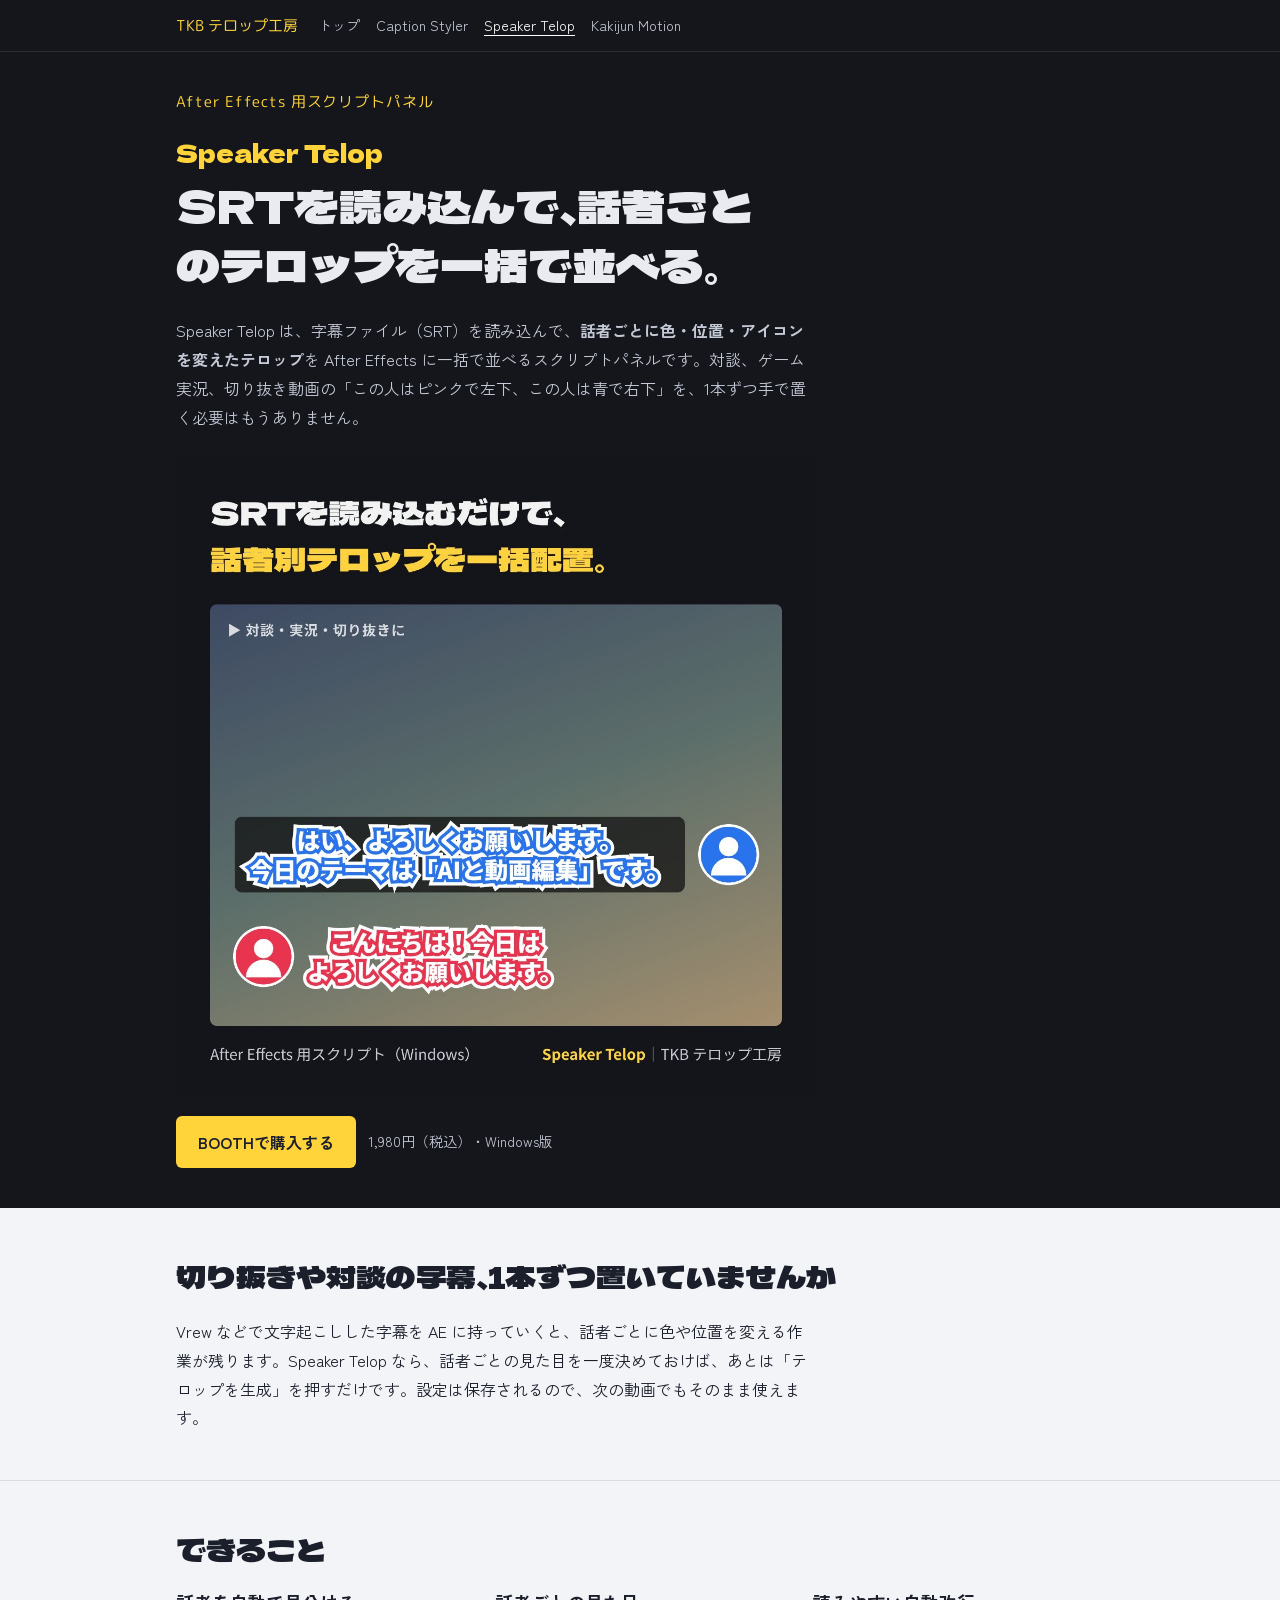
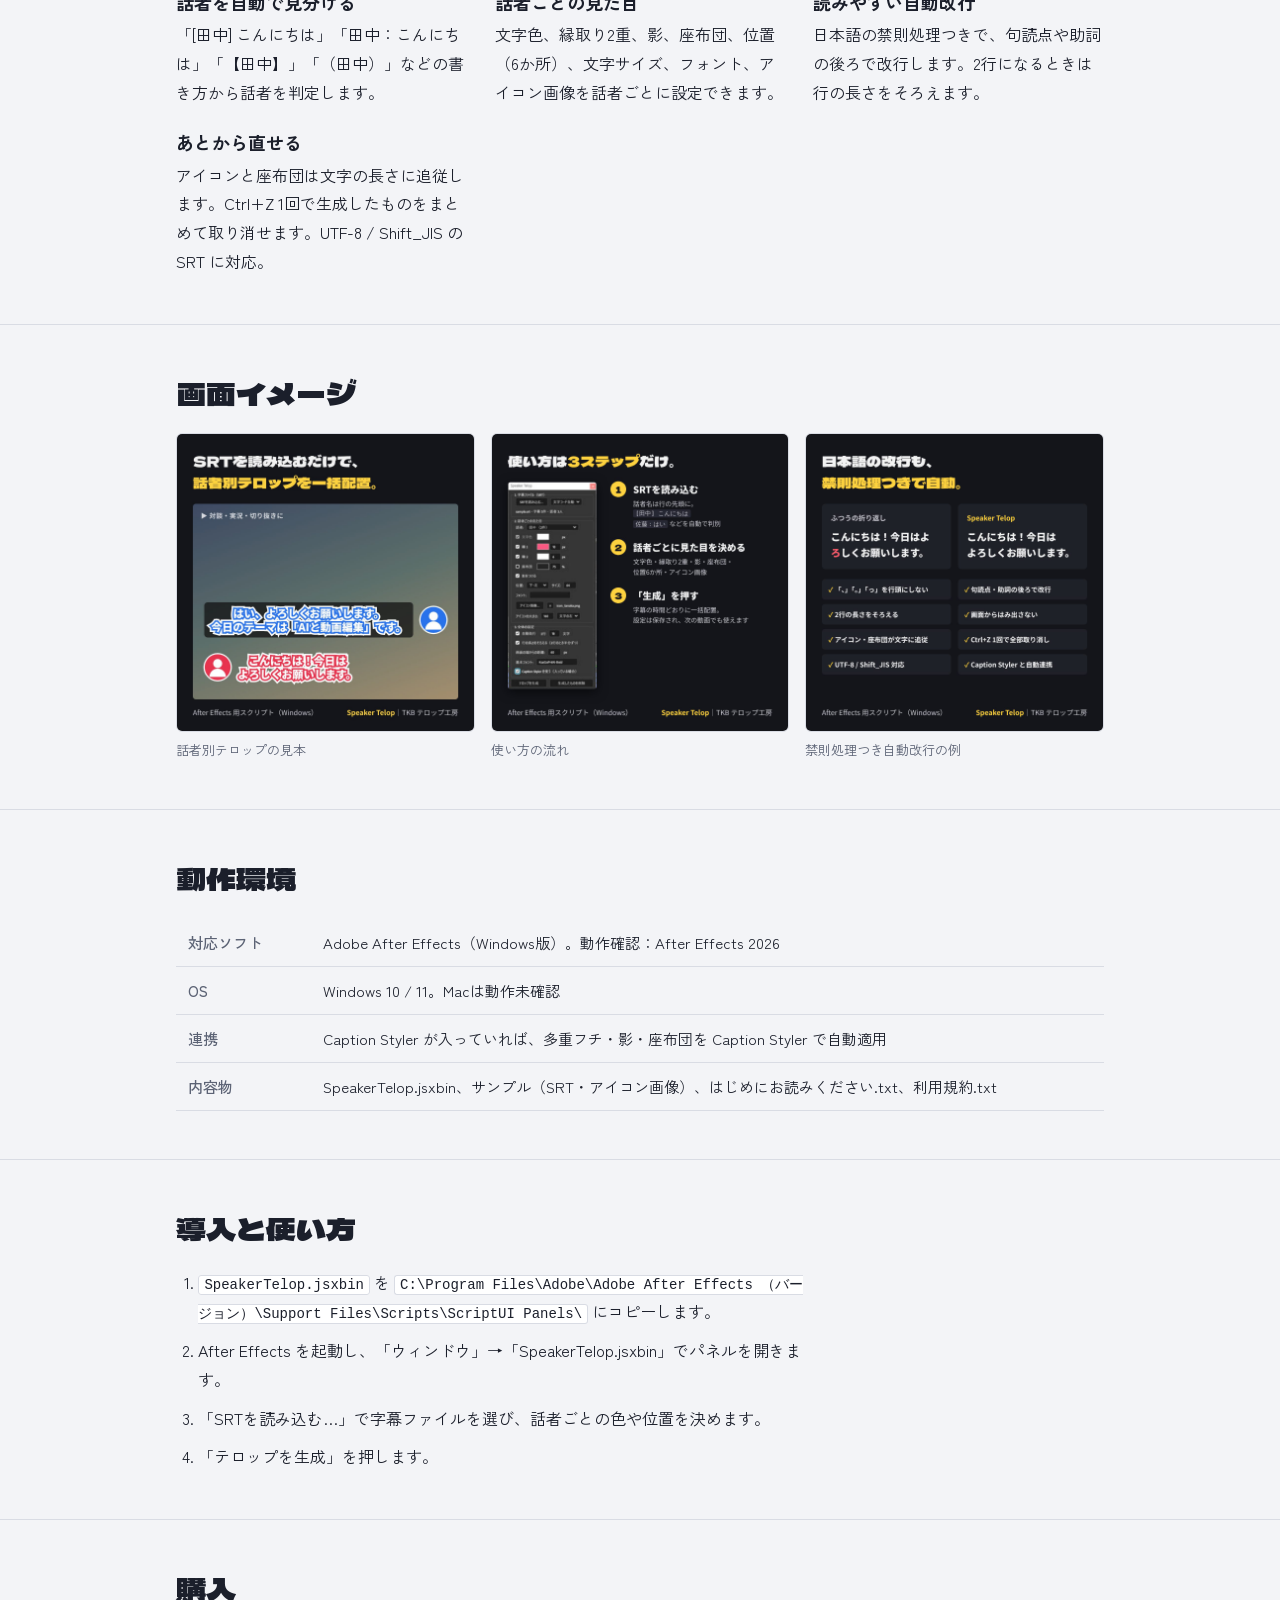
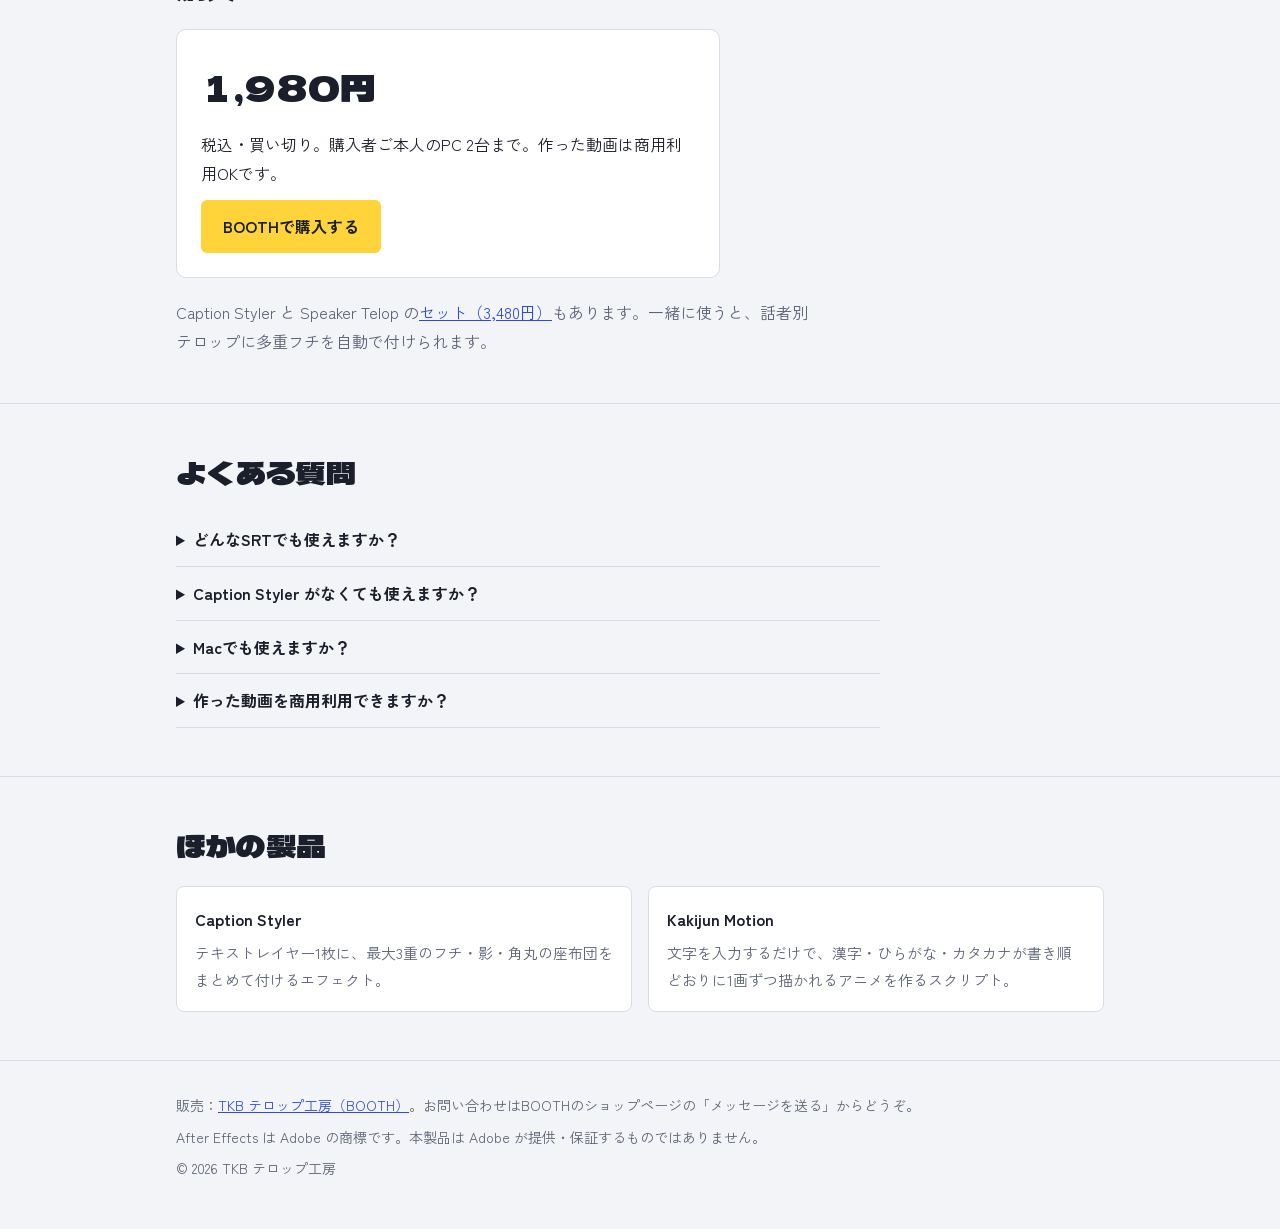
<file: speaker-telop/index.html>
<!doctype html>
<html lang="ja">
<head>
<meta charset="utf-8">
<meta name="viewport" content="width=device-width, initial-scale=1, viewport-fit=cover">
<title>Speaker Telop｜After Effects 話者別テロップ自動配置スクリプト（SRT字幕を一括で）</title>
<meta name="description" content="字幕ファイル（SRT）を読み込むだけで、話者ごとに色・位置・アイコンを変えたテロップをAfter Effectsに一括配置するスクリプト。対談・ゲーム実況・切り抜き動画の字幕入れに。禁則処理つき自動改行。Windows版、1,980円。">
<meta name="keywords" content="After Effects,AE,テロップ,字幕,SRT,話者,自動配置,切り抜き,ゲーム実況,スクリプト">
<link rel="canonical" href="https://tkobayashibewitch-bit.github.io/speaker-telop/">
<meta property="og:type" content="website">
<meta property="og:site_name" content="TKB テロップ工房">
<meta property="og:title" content="Speaker Telop｜After Effects 話者別テロップ自動配置スクリプト（SRT字幕を一括で）">
<meta property="og:description" content="字幕ファイル（SRT）を読み込むだけで、話者ごとに色・位置・アイコンを変えたテロップをAfter Effectsに一括配置するスクリプト。対談・ゲーム実況・切り抜き動画の字幕入れに。禁則処理つき自動改行。Windows版、1,980円。">
<meta property="og:url" content="https://tkobayashibewitch-bit.github.io/speaker-telop/">
<meta property="og:image" content="https://tkobayashibewitch-bit.github.io/speaker-telop/img/01.jpg">
<meta property="og:locale" content="ja_JP">
<meta name="twitter:card" content="summary_large_image">
<link rel="preconnect" href="https://fonts.googleapis.com">
<link rel="preconnect" href="https://fonts.gstatic.com" crossorigin>
<link rel="stylesheet" href="https://fonts.googleapis.com/css2?family=Dela+Gothic+One&family=Zen+Kaku+Gothic+New:wght@400;500;700&family=M+PLUS+Rounded+1c:wght@800&display=swap">
<link rel="stylesheet" href="/assets/style.css">
<link rel="icon" href="/assets/favicon.svg" type="image/svg+xml">
<script type="application/ld+json">
{
 "@context": "https://schema.org",
 "@type": "SoftwareApplication",
 "name": "Speaker Telop",
 "applicationCategory": "MultimediaApplication",
 "operatingSystem": "Windows 10, Windows 11",
 "description": "字幕ファイル（SRT）を読み込むだけで、話者ごとに色・位置・アイコンを変えたテロップをAfter Effectsに一括配置するスクリプト。対談・ゲーム実況・切り抜き動画の字幕入れに。禁則処理つき自動改行。Windows版、1,980円。",
 "image": [
  "https://tkobayashibewitch-bit.github.io/speaker-telop/img/01.jpg",
  "https://tkobayashibewitch-bit.github.io/speaker-telop/img/02.jpg",
  "https://tkobayashibewitch-bit.github.io/speaker-telop/img/03.jpg"
 ],
 "url": "https://tkobayashibewitch-bit.github.io/speaker-telop/",
 "softwareVersion": "1.0",
 "publisher": {
  "@type": "Organization",
  "name": "TKB テロップ工房",
  "url": "https://tkobayashibewitch-bit.github.io/"
 },
 "offers": {
  "@type": "Offer",
  "price": "1980",
  "priceCurrency": "JPY",
  "availability": "https://schema.org/InStock",
  "url": "https://tkbtelop.booth.pm/items/9182695"
 }
}
</script>
<script type="application/ld+json">
{
 "@context": "https://schema.org",
 "@type": "BreadcrumbList",
 "itemListElement": [
  {
   "@type": "ListItem",
   "position": 1,
   "name": "TKB テロップ工房",
   "item": "https://tkobayashibewitch-bit.github.io/"
  },
  {
   "@type": "ListItem",
   "position": 2,
   "name": "Speaker Telop",
   "item": "https://tkobayashibewitch-bit.github.io/speaker-telop/"
  }
 ]
}
</script>
<script type="application/ld+json">
{
 "@context": "https://schema.org",
 "@type": "FAQPage",
 "mainEntity": [
  {
   "@type": "Question",
   "name": "どんなSRTでも使えますか？",
   "acceptedAnswer": {
    "@type": "Answer",
    "text": "UTF-8 と Shift_JIS の SRT に対応しています。各字幕の先頭に話者名を書いておくと自動で見分けます。"
   }
  },
  {
   "@type": "Question",
   "name": "Caption Styler がなくても使えますか？",
   "acceptedAnswer": {
    "@type": "Answer",
    "text": "使えます。AE標準の機能だけでフチ・影・座布団を作ります。Caption Styler があれば多重フチを自動で適用します。"
   }
  },
  {
   "@type": "Question",
   "name": "Macでも使えますか？",
   "acceptedAnswer": {
    "@type": "Answer",
    "text": "Macは動作未確認です。"
   }
  },
  {
   "@type": "Question",
   "name": "作った動画を商用利用できますか？",
   "acceptedAnswer": {
    "@type": "Answer",
    "text": "はい。YouTubeの収益化動画や受託案件にも使えます。"
   }
  }
 ]
}
</script>
<script type="application/ld+json">
{
 "@context": "https://schema.org",
 "@type": "Organization",
 "name": "TKB テロップ工房",
 "url": "https://tkobayashibewitch-bit.github.io/",
 "sameAs": [
  "https://tkbtelop.booth.pm/"
 ]
}
</script>
</head>
<body>
<nav class="topnav"><div class="wrap"><a class="logo" href="/">TKB テロップ工房</a><div class="links"><a href="/">トップ</a><a href="/caption-styler/">Caption Styler</a><a href="/speaker-telop/" aria-current="page">Speaker Telop</a><a href="/kakijun-motion/">Kakijun Motion</a></div></div></nav>
<header class="hero"><div class="wrap">
<p class="brand">After Effects 用スクリプトパネル</p>
<h1><span class="pname">Speaker Telop</span>SRTを読み込んで、話者ごとのテロップを一括で並べる。</h1>
<p class="lead">Speaker Telop は、字幕ファイル（SRT）を読み込んで、<strong>話者ごとに色・位置・アイコンを変えたテロップ</strong>を After Effects に一括で並べるスクリプトパネルです。対談、ゲーム実況、切り抜き動画の「この人はピンクで左下、この人は青で右下」を、1本ずつ手で置く必要はもうありません。</p>
<img class="heroimg" src="/speaker-telop/img/01.jpg" alt="話者別テロップの見本" width="1200" height="1200">
<div class="cta-row"><a class="btn" href="https://tkbtelop.booth.pm/items/9182695" rel="noopener">BOOTHで購入する</a><span class="price-tag">1,980円（税込）・Windows版</span></div>
</div></header>
<main>
<section><div class="wrap"><h2>切り抜きや対談の字幕、1本ずつ置いていませんか</h2><p class="text">Vrew などで文字起こしした字幕を AE に持っていくと、話者ごとに色や位置を変える作業が残ります。Speaker Telop なら、話者ごとの見た目を一度決めておけば、あとは「テロップを生成」を押すだけです。設定は保存されるので、次の動画でもそのまま使えます。</p></div></section>
<section><div class="wrap"><h2>できること</h2><div class="feat"><div><h3>話者を自動で見分ける</h3><p>「[田中] こんにちは」「田中：こんにちは」「【田中】」「（田中）」などの書き方から話者を判定します。</p></div><div><h3>話者ごとの見た目</h3><p>文字色、縁取り2重、影、座布団、位置（6か所）、文字サイズ、フォント、アイコン画像を話者ごとに設定できます。</p></div><div><h3>読みやすい自動改行</h3><p>日本語の禁則処理つきで、句読点や助詞の後ろで改行します。2行になるときは行の長さをそろえます。</p></div><div><h3>あとから直せる</h3><p>アイコンと座布団は文字の長さに追従します。Ctrl+Z 1回で生成したものをまとめて取り消せます。UTF-8 / Shift_JIS の SRT に対応。</p></div></div></div></section>
<section><div class="wrap"><h2>画面イメージ</h2><div class="gallery"><figure><img src="/speaker-telop/img/01.jpg" alt="話者別テロップの見本" width="1200" height="1200" loading="lazy"><figcaption>話者別テロップの見本</figcaption></figure><figure><img src="/speaker-telop/img/02.jpg" alt="使い方の流れ" width="1200" height="1200" loading="lazy"><figcaption>使い方の流れ</figcaption></figure><figure><img src="/speaker-telop/img/03.jpg" alt="禁則処理つき自動改行の例" width="1200" height="1200" loading="lazy"><figcaption>禁則処理つき自動改行の例</figcaption></figure></div></div></section>
<section><div class="wrap"><h2>動作環境</h2><div class="tbl"><table><tr><th>対応ソフト</th><td>Adobe After Effects（Windows版）。動作確認：After Effects 2026</td></tr><tr><th>OS</th><td>Windows 10 / 11。Macは動作未確認</td></tr><tr><th>連携</th><td>Caption Styler が入っていれば、多重フチ・影・座布団を Caption Styler で自動適用</td></tr><tr><th>内容物</th><td>SpeakerTelop.jsxbin、サンプル（SRT・アイコン画像）、はじめにお読みください.txt、利用規約.txt</td></tr></table></div></div></section>
<section><div class="wrap"><h2>導入と使い方</h2><ol class="steps"><li><code>SpeakerTelop.jsxbin</code> を <code>C:\Program Files\Adobe\Adobe After Effects （バージョン）\Support Files\Scripts\ScriptUI Panels\</code> にコピーします。</li><li>After Effects を起動し、「ウィンドウ」→「SpeakerTelop.jsxbin」でパネルを開きます。</li><li>「SRTを読み込む…」で字幕ファイルを選び、話者ごとの色や位置を決めます。</li><li>「テロップを生成」を押します。</li></ol></div></section>
<section><div class="wrap"><h2>購入</h2><div class="buy"><span class="yen">1,980円</span><p>税込・買い切り。購入者ご本人のPC 2台まで。作った動画は商用利用OKです。</p><a class="btn" href="https://tkbtelop.booth.pm/items/9182695" rel="noopener">BOOTHで購入する</a></div><p class="setnote">Caption Styler と Speaker Telop の<a href="https://tkbtelop.booth.pm/items/9182700" rel="noopener">セット（3,480円）</a>もあります。一緒に使うと、話者別テロップに多重フチを自動で付けられます。</p></div></section>
<section><div class="wrap"><h2>よくある質問</h2><div><details><summary>どんなSRTでも使えますか？</summary><p>UTF-8 と Shift_JIS の SRT に対応しています。各字幕の先頭に話者名を書いておくと自動で見分けます。</p></details><details><summary>Caption Styler がなくても使えますか？</summary><p>使えます。AE標準の機能だけでフチ・影・座布団を作ります。Caption Styler があれば多重フチを自動で適用します。</p></details><details><summary>Macでも使えますか？</summary><p>Macは動作未確認です。</p></details><details><summary>作った動画を商用利用できますか？</summary><p>はい。YouTubeの収益化動画や受託案件にも使えます。</p></details></div></div></section>
<section><div class="wrap"><h2>ほかの製品</h2><div class="cards"><a class="card" href="/caption-styler/"><strong>Caption Styler</strong><span>テキストレイヤー1枚に、最大3重のフチ・影・角丸の座布団をまとめて付けるエフェクト。</span></a><a class="card" href="/kakijun-motion/"><strong>Kakijun Motion</strong><span>文字を入力するだけで、漢字・ひらがな・カタカナが書き順どおりに1画ずつ描かれるアニメを作るスクリプト。</span></a></div></div></section>
</main>
<footer><div class="wrap">
<p>販売：<a href="https://tkbtelop.booth.pm/" rel="noopener">TKB テロップ工房（BOOTH）</a>。お問い合わせはBOOTHのショップページの「メッセージを送る」からどうぞ。</p>
<p>After Effects は Adobe の商標です。本製品は Adobe が提供・保証するものではありません。</p>
<p>© 2026 TKB テロップ工房</p>
</div></footer>
</body>
</html>
</file>
<file: assets/style.css>
/* Layout: a broadcast "monitor" band carries the live caption demo, then a single reading column of plain sections on a cool paper ground. */
:root{
  --paper:#f3f4f7; --ink:#1b1f2b; --muted:#5c6375; --rule:#d9dce4; --card:#ffffff;
  --monitor:#14161c; --monitor-ink:#e9ebf1; --telop:#ffd43b; --accent:#2f4bd6; --accent-ink:#ffffff;
  --f-display:"Dela Gothic One","Zen Kaku Gothic New",sans-serif;
  --f-body:"Zen Kaku Gothic New","Hiragino Sans","Yu Gothic",system-ui,sans-serif;
  --f-round:"M PLUS Rounded 1c","Zen Kaku Gothic New",sans-serif;
}
@media (prefers-color-scheme: dark){:root:not([data-theme="light"]){
  --paper:#15171d; --ink:#e8eaf0; --muted:#a0a7b6; --rule:#2e323d; --card:#1d2028;
  --monitor:#0b0c10; --monitor-ink:#e9ebf1; --accent:#8ea0ff; --accent-ink:#0f1220; color-scheme:dark}}
:root[data-theme="dark"]{
  --paper:#15171d; --ink:#e8eaf0; --muted:#a0a7b6; --rule:#2e323d; --card:#1d2028;
  --monitor:#0b0c10; --monitor-ink:#e9ebf1; --accent:#8ea0ff; --accent-ink:#0f1220; color-scheme:dark}
*{box-sizing:border-box}
html{-webkit-text-size-adjust:100%}
body{margin:0;background:var(--paper);color:var(--ink);font-family:var(--f-body);font-size:16px;line-height:1.8}
.wrap{max-width:960px;margin:0 auto;padding-left:max(16px,env(safe-area-inset-left,0px));padding-right:max(16px,env(safe-area-inset-right,0px))}
a{color:var(--accent)}
a:focus-visible,button:focus-visible{outline:3px solid var(--telop);outline-offset:2px}
h1,h2,h3{text-wrap:balance;line-height:1.35}
h2{font-family:var(--f-display);font-weight:400;font-size:clamp(22px,3.4vw,30px);margin:0}
h3{font-size:18px;margin:0}
p{margin:0}
.muted{color:var(--muted)}

/* hero */
.hero{background:var(--monitor);color:var(--monitor-ink)}
.hero .wrap{padding-block:36px 40px;display:grid;gap:22px}
.brand{font-family:var(--f-round);font-size:15px;letter-spacing:.06em;color:var(--telop)}
.hero h1{font-family:var(--f-display);font-weight:400;font-size:clamp(26px,4.6vw,44px);margin:0}
.hero .lead{max-width:40em;color:#c4c9d6}
.screen{position:relative;border-radius:6px;overflow:hidden;background:linear-gradient(160deg,#5d7d95,#9bb5a6 55%,#d9c9a2);aspect-ratio:16/7;max-width:100%}
.screen svg{display:block;width:100%;height:100%}
.tc{position:absolute;left:10px;top:8px;font:600 12px ui-monospace,Consolas,monospace;color:#fff;opacity:.8;font-variant-numeric:tabular-nums}
.presets{display:flex;flex-wrap:wrap;gap:8px}
.presets button{font:inherit;font-size:14px;color:var(--monitor-ink);background:transparent;border:1px solid #4a4f5c;border-radius:999px;padding:6px 14px;cursor:pointer}
.presets button[aria-pressed="true"]{background:var(--telop);border-color:var(--telop);color:#1b1f2b;font-weight:700}
.cta-row{display:flex;flex-wrap:wrap;gap:12px;align-items:center}
.btn{display:inline-block;background:var(--telop);color:#1b1f2b;font-weight:700;text-decoration:none;border-radius:6px;padding:12px 22px}
.btn.alt{background:transparent;color:var(--monitor-ink);border:1px solid #4a4f5c}
.price-tag{font-variant-numeric:tabular-nums;color:#c4c9d6;font-size:14px}

main section{padding-block:48px;border-bottom:1px solid var(--rule)}
main section .wrap{display:grid;gap:20px}
.text{max-width:40em}

/* before / after */
.ba{display:grid;grid-template-columns:repeat(auto-fit,minmax(260px,1fr));gap:16px}
.ba > div{background:var(--card);border:1px solid var(--rule);border-radius:8px;padding:18px;display:grid;gap:10px;min-width:0}
.ba .tag{font-size:13px;font-weight:700;letter-spacing:.08em;color:var(--muted)}
.layers{list-style:none;margin:0;padding:0;font:13px ui-monospace,Consolas,monospace;display:grid;gap:4px}
.layers li{background:var(--paper);border:1px solid var(--rule);border-radius:3px;padding:4px 8px;overflow-wrap:anywhere}
.layers li.fx{margin-left:18px;color:var(--accent)}

/* features */
.feat{display:grid;grid-template-columns:repeat(auto-fit,minmax(240px,1fr));gap:24px 28px}
.feat > div{display:grid;gap:6px;align-content:start;min-width:0}
.params{font:13px ui-monospace,Consolas,monospace;color:var(--muted)}

table{border-collapse:collapse;width:100%;font-size:15px}
.tbl{overflow-x:auto}
th,td{text-align:left;padding:10px 12px;border-bottom:1px solid var(--rule);vertical-align:top}
th{white-space:nowrap;color:var(--muted);font-weight:500;width:9em}

ol.steps{margin:0;padding-left:1.4em;display:grid;gap:10px;max-width:40em}
code{font:14px ui-monospace,Consolas,monospace;background:var(--card);border:1px solid var(--rule);border-radius:3px;padding:1px 5px;overflow-wrap:anywhere}

.buy{background:var(--card);border:1px solid var(--rule);border-radius:10px;padding:24px;display:grid;gap:12px;max-width:34em}
.buy .yen{font-family:var(--f-display);font-size:36px;font-variant-numeric:tabular-nums}
.buy .btn{justify-self:start}

details{border-bottom:1px solid var(--rule);padding-block:12px;max-width:44em}
summary{cursor:pointer;font-weight:700}
details p{margin-top:8px;color:var(--muted)}

footer .wrap{padding-block:32px 48px;font-size:14px;color:var(--muted);display:grid;gap:6px}
@media (prefers-reduced-motion: no-preference){.screen svg g{transition:opacity .2s}}
/* multi-page additions */
.topnav{background:var(--monitor);border-bottom:1px solid #2a2e38}
.topnav .wrap{display:flex;flex-wrap:wrap;gap:8px 20px;align-items:center;padding-block:12px}
.topnav .logo{font-family:var(--f-round);color:var(--telop);text-decoration:none;font-size:15px}
.topnav .links{display:flex;flex-wrap:wrap;gap:4px 16px}
.topnav .links a{color:#c4c9d6;text-decoration:none;font-size:14px}
.topnav .links a[aria-current="page"]{color:#fff;text-decoration:underline;text-underline-offset:4px}
.hero h1 .pname{display:block;font-size:.55em;color:var(--telop);margin-bottom:6px}
.heroimg{width:100%;max-width:640px;height:auto;border-radius:8px;display:block}
.gallery{display:grid;grid-template-columns:repeat(auto-fit,minmax(220px,1fr));gap:16px}
.gallery figure{margin:0;display:grid;gap:6px;min-width:0}
.gallery img{width:100%;height:auto;border-radius:6px;border:1px solid var(--rule)}
.gallery figcaption{font-size:13px;color:var(--muted)}
.cards{display:grid;grid-template-columns:repeat(auto-fit,minmax(240px,1fr));gap:16px}
.card{display:grid;gap:6px;background:var(--card);border:1px solid var(--rule);border-radius:8px;padding:18px;text-decoration:none;color:var(--ink)}
.card:hover{border-color:var(--accent)}
.card span{color:var(--muted);font-size:15px}
.plist{display:grid;gap:28px}
.pitem{display:grid;grid-template-columns:minmax(0,240px) minmax(0,1fr);gap:24px;align-items:start}
.pitem img{width:100%;height:auto;border-radius:8px;border:1px solid var(--rule);display:block}
.pitem > div{display:grid;gap:8px;min-width:0}
.pitem h3 a{color:var(--ink);text-decoration:none;font-size:22px}
.pitem .price{font-weight:700;font-variant-numeric:tabular-nums}
@media (max-width:620px){.pitem{grid-template-columns:minmax(0,1fr)}}
.btn.small{padding:8px 16px;font-size:14px}
main .btn.alt{color:var(--ink);border-color:var(--rule)}
.setnote{max-width:40em;color:var(--muted)}
</file>
